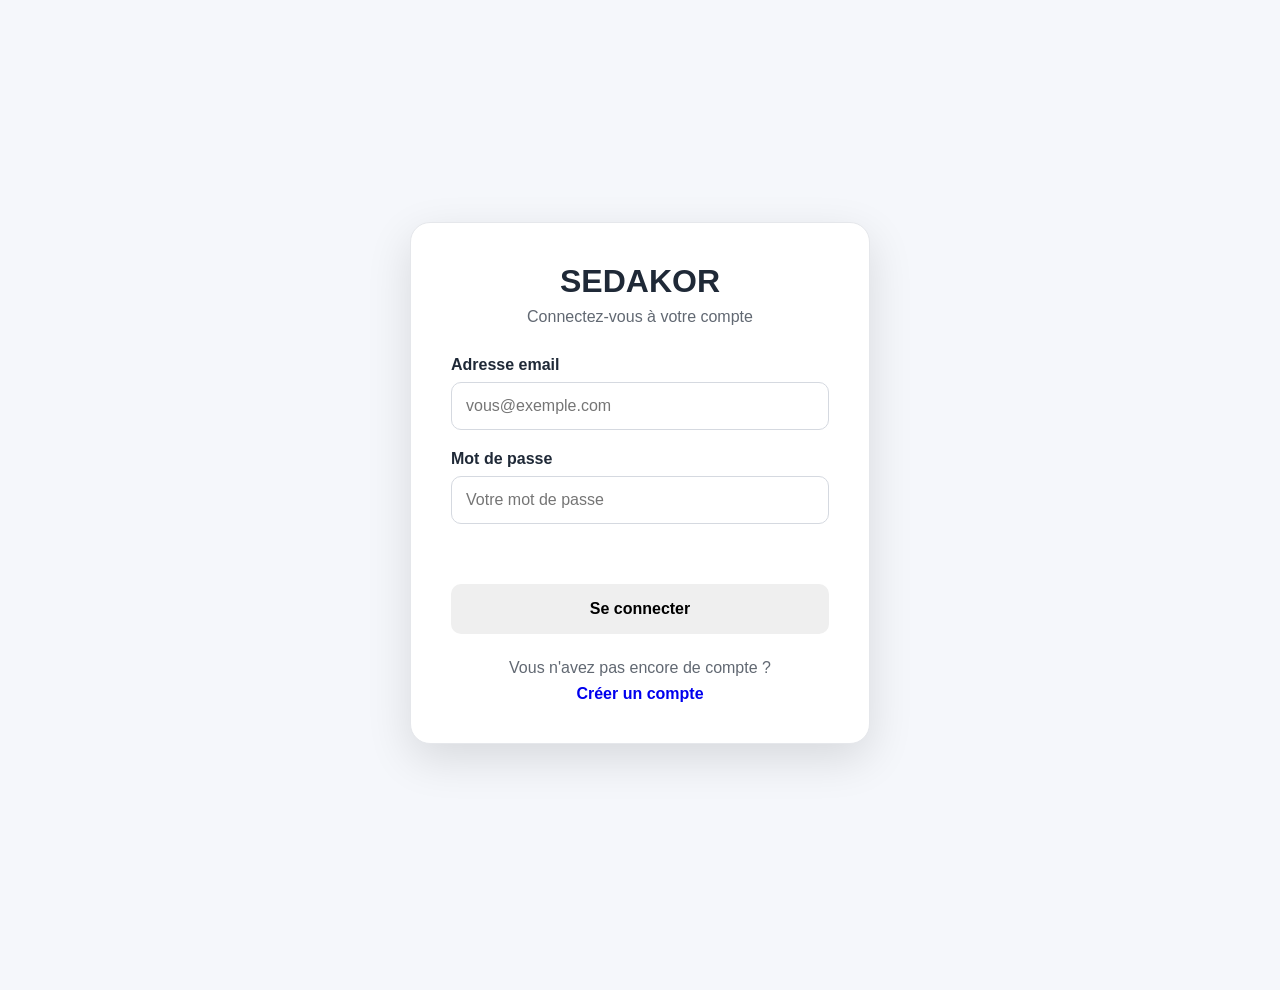
<file: connexion.html>
<!DOCTYPE html>
<html lang="fr">

<head>

    <meta charset="UTF-8">

    <meta
        name="viewport"
        content="width=device-width, initial-scale=1.0"
    >

    <title>Se connecter — SEDAKOR</title>

    <link
        rel="stylesheet"
        href="css/style.css"
    >

</head>


<body>

    <main class="auth-page">

        <section class="auth-card">

            <div class="auth-header">

                <h1>SEDAKOR</h1>

                <p>
                    Connectez-vous à votre compte
                </p>

            </div>


            <form
                id="loginForm"
                class="auth-form"
            >

                <div class="form-group">

                    <label for="email">
                        Adresse email
                    </label>

                    <input
                        type="email"
                        id="email"
                        name="email"
                        placeholder="vous@exemple.com"
                        maxlength="255"
                        autocomplete="email"
                        required
                    >

                </div>


                <div class="form-group">

                    <label for="password">
                        Mot de passe
                    </label>

                    <input
                        type="password"
                        id="password"
                        name="password"
                        placeholder="Votre mot de passe"
                        autocomplete="current-password"
                        required
                    >

                </div>


                <div
                    id="loginMessage"
                    class="auth-message"
                    aria-live="polite"
                ></div>


                <button
                    type="submit"
                    class="auth-button"
                    id="loginButton"
                >
                    Se connecter
                </button>

            </form>


            <div class="auth-footer">

                <p>
                    Vous n'avez pas encore de compte ?
                </p>

                <a href="inscription.html">
                    Créer un compte
                </a>

            </div>

        </section>

    </main>


    <script src="js/login.js"></script>

</body>

</html>
</file>
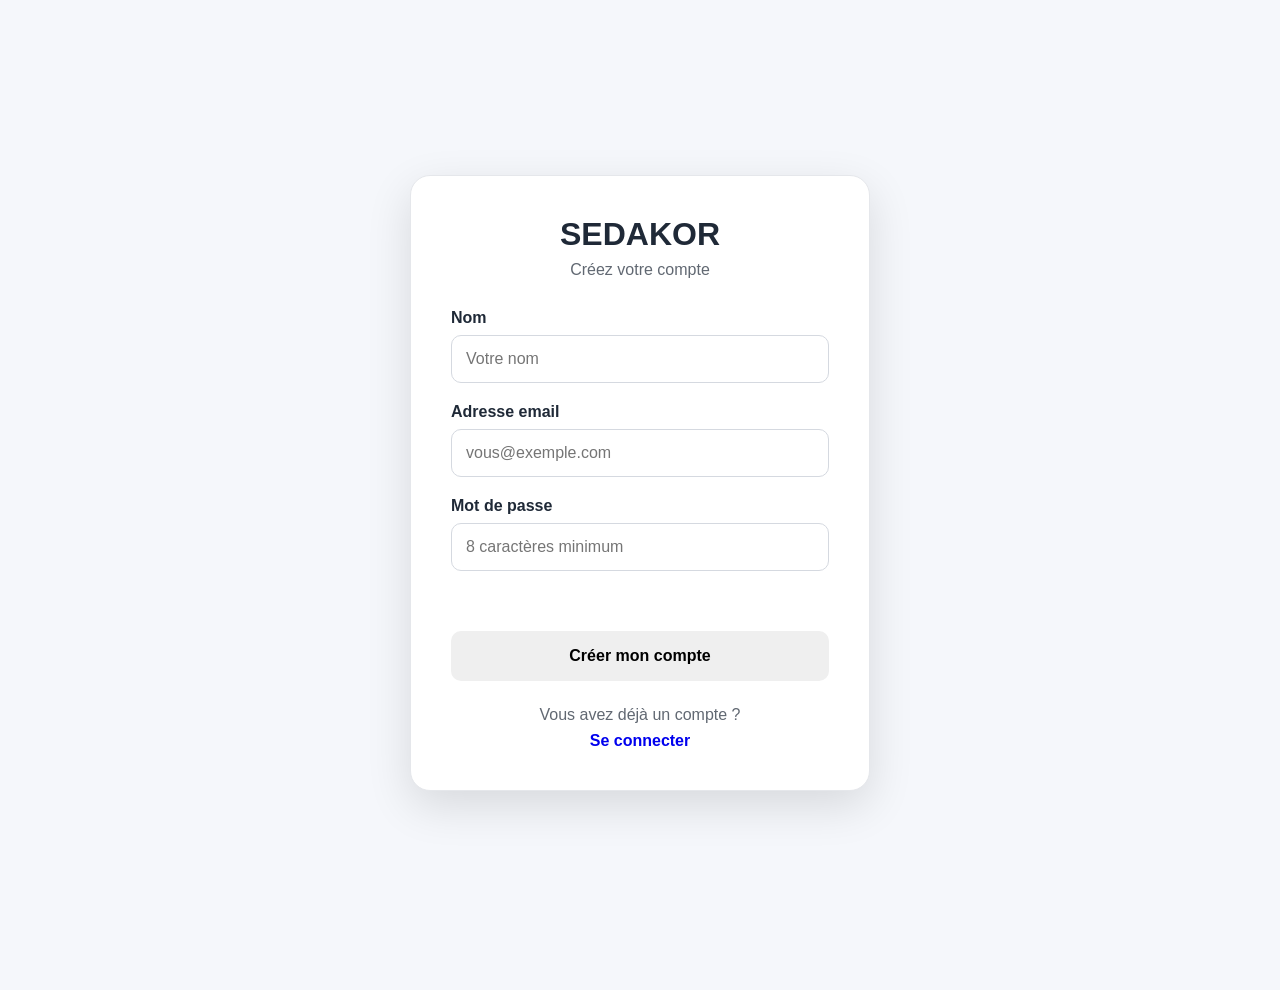
<file: inscription.html>
<!DOCTYPE html>
<html lang="fr">

<head>

    <meta charset="UTF-8">

    <meta
        name="viewport"
        content="width=device-width, initial-scale=1.0"
    >

    <title>Créer un compte — SEDAKOR</title>

    <link
        rel="stylesheet"
        href="css/style.css"
    >

</head>


<body>

    <main class="auth-page">

        <section class="auth-card">

            <div class="auth-header">

                <h1>SEDAKOR</h1>

                <p>
                    Créez votre compte
                </p>

            </div>


            <form
                id="registerForm"
                class="auth-form"
            >

                <div class="form-group">

                    <label for="nom">
                        Nom
                    </label>

                    <input
                        type="text"
                        id="nom"
                        name="nom"
                        placeholder="Votre nom"
                        maxlength="100"
                        autocomplete="name"
                        required
                    >

                </div>


                <div class="form-group">

                    <label for="email">
                        Adresse email
                    </label>

                    <input
                        type="email"
                        id="email"
                        name="email"
                        placeholder="vous@exemple.com"
                        maxlength="255"
                        autocomplete="email"
                        required
                    >

                </div>


                <div class="form-group">

                    <label for="password">
                        Mot de passe
                    </label>

                    <input
                        type="password"
                        id="password"
                        name="password"
                        placeholder="8 caractères minimum"
                        minlength="8"
                        maxlength="72"
                        autocomplete="new-password"
                        required
                    >

                </div>


                <div
                    id="registerMessage"
                    class="auth-message"
                    aria-live="polite"
                ></div>


                <button
                    type="submit"
                    class="auth-button"
                    id="registerButton"
                >
                    Créer mon compte
                </button>

            </form>


            <div class="auth-footer">

                <p>
                    Vous avez déjà un compte ?
                </p>

                <a href="connexion.html">
                    Se connecter
                </a>

            </div>

        </section>

    </main>


    <script src="js/register.js"></script>

</body>

</html>
</file>
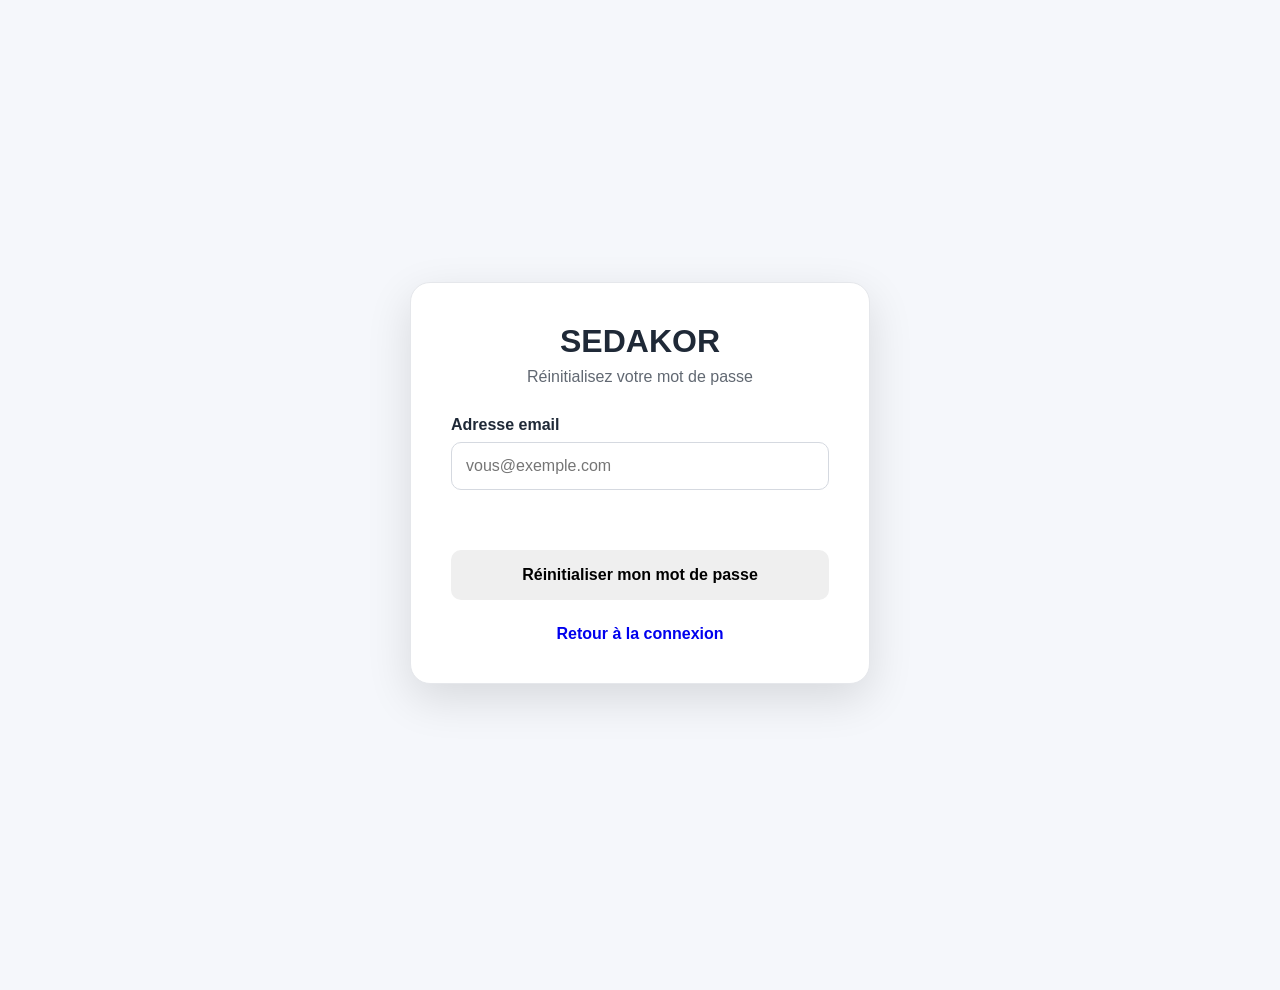
<file: mot-de-passe-oublie.html>
<!DOCTYPE html>
<html lang="fr">

<head>
    <meta charset="UTF-8">

    <meta
        name="viewport"
        content="width=device-width, initial-scale=1.0"
    >

    <title>Mot de passe oublié — SEDAKOR</title>

    <link
        rel="stylesheet"
        href="css/style.css"
    >
</head>

<body>

    <main class="auth-page">

        <section class="auth-card">

            <div class="auth-header">

                <h1>SEDAKOR</h1>

                <p>
                    Réinitialisez votre mot de passe
                </p>

            </div>

            <form
                id="resetRequestForm"
                class="auth-form"
            >

                <div class="form-group">

                    <label for="email">
                        Adresse email
                    </label>

                    <input
                        type="email"
                        id="email"
                        name="email"
                        placeholder="vous@exemple.com"
                        maxlength="255"
                        autocomplete="email"
                        required
                    >

                </div>

                <div
                    id="resetRequestMessage"
                    class="auth-message"
                    aria-live="polite"
                ></div>

                <button
                    type="submit"
                    class="auth-button"
                    id="resetRequestButton"
                >
                    Réinitialiser mon mot de passe
                </button>

            </form>

            <div class="auth-footer">

                <a href="connexion.html">
                    Retour à la connexion
                </a>

            </div>

        </section>

    </main>

    <script src="js/password-reset-request.js"></script>

</body>

</html>
</file>
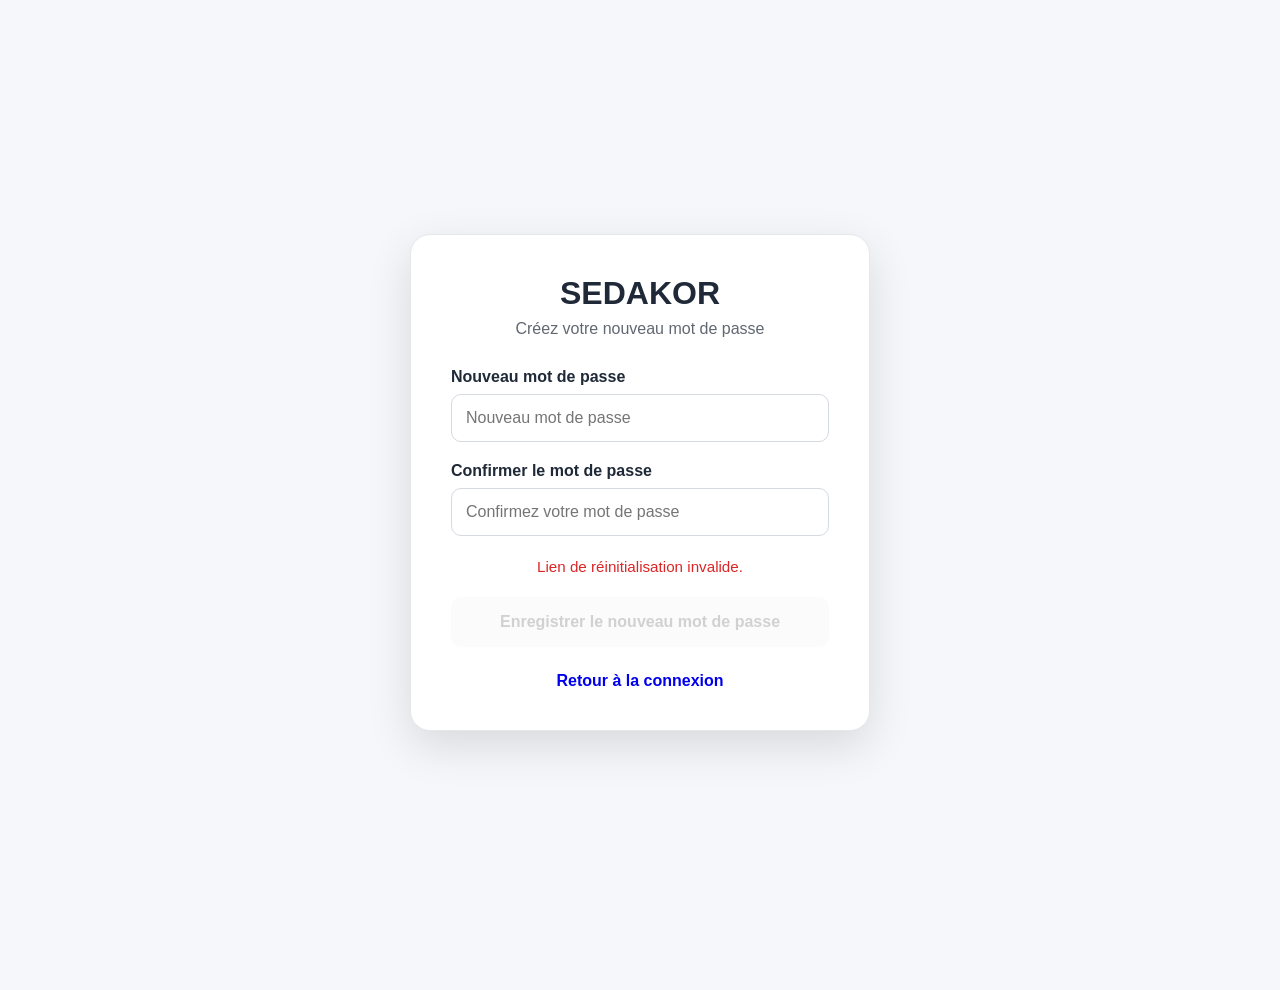
<file: reinitialiser-mot-de-passe.html>
<!DOCTYPE html>
<html lang="fr">

<head>
    <meta charset="UTF-8">

    <meta
        name="viewport"
        content="width=device-width, initial-scale=1.0"
    >

    <title>Nouveau mot de passe — SEDAKOR</title>

    <link
        rel="stylesheet"
        href="css/style.css"
    >
</head>

<body>

    <main class="auth-page">

        <section class="auth-card">

            <div class="auth-header">

                <h1>SEDAKOR</h1>

                <p>
                    Créez votre nouveau mot de passe
                </p>

            </div>

            <form
                id="resetPasswordForm"
                class="auth-form"
            >

                <div class="form-group">

                    <label for="password">
                        Nouveau mot de passe
                    </label>

                    <input
                        type="password"
                        id="password"
                        name="password"
                        placeholder="Nouveau mot de passe"
                        minlength="8"
                        autocomplete="new-password"
                        required
                    >

                </div>

                <div class="form-group">

                    <label for="confirmation">
                        Confirmer le mot de passe
                    </label>

                    <input
                        type="password"
                        id="confirmation"
                        name="confirmation"
                        placeholder="Confirmez votre mot de passe"
                        minlength="8"
                        autocomplete="new-password"
                        required
                    >

                </div>

                <div
                    id="resetPasswordMessage"
                    class="auth-message"
                    aria-live="polite"
                ></div>

                <button
                    type="submit"
                    class="auth-button"
                    id="resetPasswordButton"
                >
                    Enregistrer le nouveau mot de passe
                </button>

            </form>

            <div class="auth-footer">

                <a href="connexion.html">
                    Retour à la connexion
                </a>

            </div>

        </section>

    </main>

    <script src="js/password-reset.js"></script>

</body>

</html>
</file>
<file: css/style.css>
* {
    box-sizing: border-box;
}


/* =========================
   VARIABLES
========================= */

:root {

    --fond: #f5f7fb;

    --blanc: #ffffff;

    --texte: #1f2937;

    --texte-secondaire: #6b7280;

    --bordure: #e5e7eb;

    --primaire: #2563eb;

    --primaire-hover: #1d4ed8;

    --danger: #dc2626;

    --danger-hover: #b91c1c;

    --succes: #16a34a;

    --succes-hover: #15803d;

    --ombre:
        0 10px 30px rgba(0, 0, 0, 0.06);

}


/* =========================
   GLOBAL
========================= */

body {

    margin: 0;

    font-family: Arial, sans-serif;

    background-color: var(--fond);

    color: var(--texte);

    min-height: 100vh;

}


/* =========================
   HEADER
========================= */

header {

    text-align: center;

    padding: 55px 20px;

    background:
        linear-gradient(
            135deg,
            #111827,
            #1f2937
        );

    color: white;

}


header h1 {

    margin: 0 0 10px;

    font-size: 44px;

}


header p {

    margin: 0;

    font-size: 18px;

    color: #d1d5db;

}


/* =========================
   CONTENU PRINCIPAL
========================= */

main {

    width: 100%;

    max-width: 850px;

    margin: 45px auto;

    padding: 0 20px;

}


section {

    background-color: var(--blanc);

    padding: 30px;

    margin-bottom: 25px;

    border:
        1px solid
        var(--bordure);

    border-radius: 16px;

    box-shadow: var(--ombre);

}


h2 {

    margin-top: 0;

    margin-bottom: 20px;

    font-size: 22px;

}


/* =========================
   DASHBOARD
========================= */

.statistiques {

    display: grid;

    grid-template-columns:
        repeat(4, 1fr);

    gap: 12px;

}


.statistique {

    display: flex;

    align-items: center;

    gap: 12px;

    padding: 18px;

    background-color: #f9fafb;

    border:
        1px solid
        var(--bordure);

    border-radius: 12px;

}


.statistique-icone {

    display: flex;

    align-items: center;

    justify-content: center;

    width: 42px;

    height: 42px;

    border-radius: 10px;

    background-color: white;

    font-size: 20px;

    flex-shrink: 0;

}


.statistique-label {

    display: block;

    margin-bottom: 4px;

    color: var(--texte-secondaire);

    font-size: 13px;

}


.statistique-valeur {

    display: block;

    font-size: 24px;

}


.progression {

    margin-top: 25px;

}


.progression-entete {

    display: flex;

    justify-content: space-between;

    margin-bottom: 8px;

    color: var(--texte-secondaire);

    font-size: 14px;

}


.barre-progression {

    width: 100%;

    height: 10px;

    overflow: hidden;

    background-color: #e5e7eb;

    border-radius: 999px;

}


.progression-remplie {

    width: 0%;

    height: 100%;

    background-color: var(--primaire);

    border-radius: 999px;

    transition: width 0.3s ease;

}


/* =========================
   FORMULAIRE
========================= */

#compteur-taches {

    margin-top: -10px;

    margin-bottom: 20px;

    color: var(--texte-secondaire);

    font-size: 14px;

}


/*
   FORMULAIRE PRINCIPAL

   On utilise CSS Grid pour éviter
   que les champs débordent de la carte.
*/

#formulaire-tache {

    display: grid;

    grid-template-columns:
        minmax(0, 2fr)
        minmax(0, 1.1fr)
        minmax(0, 1.1fr)
        minmax(0, 1.2fr)
        minmax(0, 1.3fr)
        minmax(0, 1fr)
        auto;

    gap: 10px;

    align-items: stretch;

    width: 100%;

}


#tache,
#priorite,
#categorie,
#date-echeance,
#heure-rappel,
#recurrence {

    width: 100%;

    min-width: 0;

    padding: 13px 12px;

    border:
        1px solid
        var(--bordure);

    border-radius: 8px;

    background-color: #fafafa;

    color: var(--texte);

    font-size: 15px;

    outline: none;

}


#tache:focus,
#priorite:focus,
#categorie:focus,
#date-echeance:focus,
#heure-rappel:focus,
#recurrence:focus {

    border-color: var(--primaire);

    background-color: white;

}


#formulaire-tache button {

    padding: 13px 22px;

    border: none;

    border-radius: 8px;

    background-color: var(--primaire);

    color: white;

    font-size: 16px;

    font-weight: 600;

    cursor: pointer;

    white-space: nowrap;

}


#formulaire-tache button:hover {

    background-color: var(--primaire-hover);

}


/* =========================
   RECHERCHE
========================= */

#recherche {

    width: 100%;

    padding: 13px 15px;

    margin-bottom: 20px;

    border:
        1px solid
        var(--bordure);

    border-radius: 8px;

    background-color: #fafafa;

    font-size: 16px;

    outline: none;

}


#recherche:focus {

    border-color: var(--primaire);

    background-color: white;

}


/* =========================
   FILTRES
========================= */

#filtres {

    display: flex;

    gap: 8px;

    margin-bottom: 15px;

}


#filtres button {

    padding: 8px 15px;

    border:
        1px solid
        var(--bordure);

    border-radius: 8px;

    background-color: white;

    color: var(--texte-secondaire);

    cursor: pointer;

}


#filtres button.actif {

    background-color: var(--primaire);

    border-color: var(--primaire);

    color: white;

}


/* =========================
   CATÉGORIE / TRI
========================= */

#filtre-categorie,
#tri {

    display: flex;

    align-items: center;

    gap: 10px;

    margin-bottom: 15px;

    padding: 12px;

    background-color: #f9fafb;

    border:
        1px solid
        var(--bordure);

    border-radius: 8px;

}


#filtre-categorie label,
#tri label {

    color: var(--texte-secondaire);

    font-size: 14px;

    font-weight: 600;

    white-space: nowrap;

}


#filtre-categories,
#tri-taches {

    flex: 1;

    padding: 9px 12px;

    border:
        1px solid
        var(--bordure);

    border-radius: 7px;

    background-color: white;

    color: var(--texte);

    cursor: pointer;

}


/* =========================
   TÂCHES
========================= */

.tache {

    width: 100%;

    padding: 15px;

    margin-top: 10px;

    background-color: #fafafa;

    border:
        1px solid
        var(--bordure);

    border-radius: 10px;

}


.tache-entete {

    display: flex;

    align-items: center;

    gap: 12px;

}


.tache-texte {

    flex: 1;

    min-width: 0;

    overflow-wrap: anywhere;

    line-height: 1.5;

    cursor: pointer;

}


.tache-terminee {

    text-decoration: line-through;

    opacity: 0.5;

}


.tache-infos {

    display: flex;

    align-items: center;

    gap: 8px;

    margin-top: 10px;

    flex-wrap: wrap;

}


/* =========================
   PRIORITÉS
========================= */

.priorite {

    padding: 5px 8px;

    border-radius: 6px;

    font-size: 12px;

    font-weight: 600;

}


.priorite-basse {

    background-color: #dcfce7;

    color: #166534;

}


.priorite-moyenne {

    background-color: #fef3c7;

    color: #92400e;

}


.priorite-haute {

    background-color: #fee2e2;

    color: #991b1b;

}


/* =========================
   CATÉGORIES
========================= */

.categorie {

    padding: 5px 8px;

    border-radius: 6px;

    font-size: 12px;

    font-weight: 600;

}


.categorie-travail {

    background-color: #dbeafe;

    color: #1e40af;

}


.categorie-etudes {

    background-color: #ede9fe;

    color: #6d28d9;

}


.categorie-personnel {

    background-color: #dcfce7;

    color: #166534;

}


.categorie-projets {

    background-color: #ffedd5;

    color: #9a3412;

}


.categorie-autre {

    background-color: #f3f4f6;

    color: #374151;

}


.date-echeance {

    font-size: 13px;

    color: var(--texte-secondaire);

}


.date-en-retard {

    color: var(--danger);

    font-weight: 600;

}


/* =========================
   RÉCURRENCE
========================= */

.recurrence {

    padding: 5px 8px;

    border-radius: 6px;

    background-color: #e0e7ff;

    color: #3730a3;

    font-size: 12px;

    font-weight: 600;

}


/* =========================
   ACTIONS
========================= */

.tache-actions {

    display: flex;

    align-items: center;

    gap: 8px;

}


.modifier,
.supprimer,
.enregistrer,
.annuler {

    padding: 8px 12px;

    border: none;

    border-radius: 7px;

    color: white;

    cursor: pointer;

    white-space: nowrap;

}


.modifier {

    background-color: #6b7280;

}


.supprimer {

    background-color: var(--danger);

}


.enregistrer {

    background-color: var(--succes);

}


.annuler {

    background-color: #6b7280;

}


/* =========================
   SOUS-TÂCHES
========================= */

.sous-taches {

    margin-top: 15px;

    padding-top: 15px;

    border-top:
        1px solid
        var(--bordure);

}


.sous-taches-entete {

    display: flex;

    justify-content: space-between;

    align-items: center;

    margin-bottom: 10px;

}


.sous-taches-titre {

    font-size: 14px;

    font-weight: 600;

}


.sous-taches-progressions {

    color: var(--texte-secondaire);

    font-size: 13px;

}


.sous-tache {

    display: flex;

    align-items: center;

    gap: 10px;

    padding: 8px 10px;

    margin-top: 6px;

    background-color: white;

    border:
        1px solid
        var(--bordure);

    border-radius: 7px;

}


.sous-tache-checkbox {

    width: 17px;

    height: 17px;

    cursor: pointer;

}


.sous-tache-texte {

    flex: 1;

    min-width: 0;

    font-size: 14px;

    overflow-wrap: anywhere;

}


.sous-tache-terminee {

    text-decoration: line-through;

    opacity: 0.5;

}


.supprimer-sous-tache {

    border: none;

    background: transparent;

    color: #9ca3af;

    cursor: pointer;

    font-size: 16px;

}


.ajout-sous-tache {

    display: flex;

    gap: 8px;

    margin-top: 10px;

}


.champ-sous-tache {

    flex: 1;

    min-width: 0;

    padding: 9px 10px;

    border:
        1px solid
        var(--bordure);

    border-radius: 7px;

    outline: none;

}


.bouton-ajouter-sous-tache {

    padding: 9px 12px;

    border: none;

    border-radius: 7px;

    background-color: var(--primaire);

    color: white;

    cursor: pointer;

}


.barre-sous-taches {

    width: 100%;

    height: 6px;

    margin-top: 8px;

    overflow: hidden;

    background-color: #e5e7eb;

    border-radius: 999px;

}


.progression-sous-taches {

    width: 0%;

    height: 100%;

    background-color: var(--succes);

    border-radius: 999px;

    transition: width 0.3s ease;

}


/* =========================
   MODIFICATION
========================= */

.champ-modification,
.champ-priorite-modification,
.champ-categorie-modification,
.date-modification,
.recurrence-modification {

    padding: 8px 10px;

    border:
        1px solid
        var(--bordure);

    border-radius: 7px;

    background-color: white;

    font-size: 14px;

}


.champ-modification {

    flex: 1;

    min-width: 0;

}


/* =========================
   RESPONSIVE
========================= */

/*
   Tablettes / petits écrans
*/

@media (max-width: 900px) {

    #formulaire-tache {

        grid-template-columns:
            minmax(0, 2fr)
            minmax(0, 1fr)
            minmax(0, 1fr);

    }

    #tache {

        grid-column: 1 / -1;

    }

}


/*
   Écrans moyens
*/

@media (max-width: 700px) {

    main {

        margin: 30px auto;

    }


    section {

        padding: 25px;

    }


    .statistiques {

        grid-template-columns:
            repeat(2, 1fr);

    }


    #formulaire-tache {

        grid-template-columns:
            minmax(0, 1fr)
            minmax(0, 1fr);

    }


    #tache {

        grid-column: 1 / -1;

    }


    .tache-entete {

        align-items: flex-start;

    }


    .tache-actions {

        flex-wrap: wrap;

        justify-content: flex-end;

    }

}


/*
   Téléphones
*/

@media (max-width: 600px) {

    header {

        padding: 40px 15px;

    }


    header h1 {

        font-size: 36px;

    }


    main {

        margin: 20px auto;

        padding: 0 10px;

    }


    section {

        padding: 20px;

    }


    .statistiques {

        grid-template-columns: 1fr;

    }


    #formulaire-tache {

        grid-template-columns: 1fr;

    }


    #tache {

        grid-column: auto;

    }


    #tache,
    #priorite,
    #categorie,
    #date-echeance,
    #heure-rappel,
    #recurrence,
    #formulaire-tache button {

        width: 100%;

    }


    #filtres {

        flex-direction: column;

    }


    #filtres button {

        width: 100%;

    }


    #filtre-categorie,
    #tri {

        flex-direction: column;

        align-items: stretch;

    }


    #filtre-categories,
    #tri-taches {

        width: 100%;

    }


    .tache-entete {

        flex-direction: column;

        align-items: stretch;

    }


    .tache-actions {

        width: 100%;

        flex-direction: column;

    }


    .modifier,
    .supprimer,
    .enregistrer,
    .annuler {

        width: 100%;

    }


    .ajout-sous-tache {

        flex-direction: column;

    }


    .champ-sous-tache,
    .bouton-ajouter-sous-tache {

        width: 100%;

    }

}


/* =========================
   V7 : RAPPELS / NOTIFICATIONS
========================= */

#notifications {

    position: relative;

}


.notifications-entete {

    display: flex;

    align-items: center;

    justify-content: space-between;

    gap: 15px;

    flex-wrap: wrap;

}


#bouton-notifications {

    padding: 11px 16px;

    border: none;

    border-radius: 8px;

    background-color: var(--primaire);

    color: white;

    font-size: 14px;

    font-weight: 600;

    cursor: pointer;

}


#bouton-notifications:hover {

    background-color: var(--primaire-hover);

}


#statut-notifications {

    margin: 10px 0 0;

    color: var(--texte-secondaire);

    font-size: 14px;

}


.rappel {

    padding: 5px 8px;

    border-radius: 6px;

    background-color: #fef3c7;

    color: #92400e;

    font-size: 12px;

    font-weight: 600;

}


.rappel-proche {

    background-color: #ffedd5;

    color: #9a3412;

}


.rappel-du-jour {

    background-color: #dbeafe;

    color: #1e40af;

}


.tache-rappel-proche {

    border-color: #f59e0b;

}


#heure-rappel,
.heure-rappel-modification {

    width: 100%;

    min-width: 0;

    padding: 13px 12px;

    border:
        1px solid
        var(--bordure);

    border-radius: 8px;

    background-color: #fafafa;

    color: var(--texte);

    font-size: 15px;

    outline: none;

}


#heure-rappel:focus,
.heure-rappel-modification:focus {

    border-color: var(--primaire);

    background-color: white;

}


.heure-rappel-affichage {

    font-size: 13px;

    color: var(--texte-secondaire);

}


/* =========================
   RESPONSIVE NOTIFICATIONS
========================= */

@media (max-width: 900px) {

    #notifications {

        margin-bottom: 25px;

    }

}


@media (max-width: 600px) {

    .notifications-entete {

        align-items: stretch;

        flex-direction: column;

    }


    #bouton-notifications {

        width: 100%;

    }


    #heure-rappel,
    .heure-rappel-modification {

        width: 100%;

    }

}

/* =========================================================
   SEDAKOR V8.2 — CORRECTION DU MODE MODIFICATION
   ========================================================= */

/*
   Quand une tâche est en modification, le champ texte
   doit prendre toute la largeur disponible.
*/

.tache-entete:has(.champ-modification) {
    display: flex;
    flex-wrap: wrap;
    align-items: center;
    gap: 10px;
}


/* Champ texte de modification */

.tache-entete:has(.champ-modification) .champ-modification {
    flex: 1 1 100%;
    width: 100%;
    min-width: 100%;
    min-height: 48px;

    box-sizing: border-box;

    padding: 12px 14px;

    font-family: inherit;
    font-size: 16px;
    line-height: 1.4;

    border: 1px solid var(--bordure);
    border-radius: 8px;

    background-color: white;

    outline: none;
}


/* Quand on clique dans le champ */

.tache-entete:has(.champ-modification) .champ-modification:focus {
    border-color: var(--primaire);

    box-shadow:
        0 0 0 3px rgba(37, 99, 235, 0.12);
}


/* Les sélecteurs de modification */

.tache-entete:has(.champ-modification)
.champ-priorite-modification,

.tache-entete:has(.champ-modification)
.champ-categorie-modification,

.tache-entete:has(.champ-modification)
.date-modification,

.tache-entete:has(.champ-modification)
.recurrence-modification {
    flex: 1 1 auto;
    min-width: 150px;
}


/* Boutons Enregistrer / Annuler */

.tache-entete:has(.champ-modification) .tache-actions {
    display: flex;
    flex-wrap: wrap;
    gap: 8px;

    margin-left: auto;
}


/* =========================================================
   TABLETTE
   ========================================================= */

@media (max-width: 900px) {

    .tache-entete:has(.champ-modification) {
        align-items: stretch;
    }

    .tache-entete:has(.champ-modification)
    .champ-modification {
        flex-basis: 100%;
        width: 100%;
        min-width: 100%;
    }

    .tache-entete:has(.champ-modification)
    .champ-priorite-modification,

    .tache-entete:has(.champ-modification)
    .champ-categorie-modification,

    .tache-entete:has(.champ-modification)
    .date-modification,

    .tache-entete:has(.champ-modification)
    .recurrence-modification {
        flex: 1 1 calc(50% - 10px);
        min-width: 180px;
    }

    .tache-entete:has(.champ-modification)
    .tache-actions {
        width: 100%;
        margin-left: 0;
    }
}


/* =========================================================
   TÉLÉPHONE
   ========================================================= */

@media (max-width: 600px) {

    .tache-entete:has(.champ-modification) {
        flex-direction: column;
        align-items: stretch;
    }

    .tache-entete:has(.champ-modification)
    .champ-modification,

    .tache-entete:has(.champ-modification)
    .champ-priorite-modification,

    .tache-entete:has(.champ-modification)
    .champ-categorie-modification,

    .tache-entete:has(.champ-modification)
    .date-modification,

    .tache-entete:has(.champ-modification)
    .recurrence-modification {

        width: 100%;
        min-width: 100%;
        flex: none;
        box-sizing: border-box;
    }

    .tache-entete:has(.champ-modification)
    .tache-actions {
        width: 100%;
        flex-direction: column;
        margin-left: 0;
    }

    .tache-entete:has(.champ-modification)
    .tache-actions button {
        width: 100%;
    }
}

/* ============================================================
   SEDAKOR — AUTHENTIFICATION
   V9.0
   ============================================================ */

.auth-page {
    min-height: 100vh;
    display: flex;
    justify-content: center;
    align-items: center;
    padding: 30px 20px;
    box-sizing: border-box;
}

.auth-card {
    width: 100%;
    max-width: 460px;
    padding: 40px;
    box-sizing: border-box;
    border-radius: 20px;
    background: var(--card-bg, #ffffff);
    box-shadow: 0 15px 45px rgba(0, 0, 0, 0.12);
}

.auth-header {
    text-align: center;
    margin-bottom: 30px;
}

.auth-header h1 {
    margin: 0 0 8px;
    font-size: 2rem;
}

.auth-header p {
    margin: 0;
    opacity: 0.7;
}

.auth-form {
    display: flex;
    flex-direction: column;
    gap: 20px;
}

.form-group {
    display: flex;
    flex-direction: column;
    gap: 8px;
}

.form-group label {
    font-weight: 600;
}

.form-group input {
    width: 100%;
    min-height: 48px;
    padding: 12px 14px;
    box-sizing: border-box;
    border: 1px solid #d5d9e0;
    border-radius: 10px;
    font-size: 1rem;
    font-family: inherit;
    background: #ffffff;
    color: inherit;
    outline: none;
    transition:
        border-color 0.2s ease,
        box-shadow 0.2s ease;
}

.form-group input:focus {
    border-color: #4f46e5;
    box-shadow: 0 0 0 3px rgba(79, 70, 229, 0.12);
}

.auth-button {
    width: 100%;
    min-height: 50px;
    border: none;
    border-radius: 10px;
    padding: 12px 18px;
    font-size: 1rem;
    font-weight: 700;
    font-family: inherit;
    cursor: pointer;
    transition:
        transform 0.15s ease,
        opacity 0.15s ease;
}

.auth-button:hover {
    transform: translateY(-1px);
}

.auth-button:disabled {
    cursor: not-allowed;
    opacity: 0.6;
    transform: none;
}

.auth-message {
    min-height: 20px;
    text-align: center;
    font-size: 0.95rem;
    line-height: 1.4;
}

.auth-message.error {
    color: #dc2626;
}

.auth-message.success {
    color: #16a34a;
}

.auth-footer {
    margin-top: 25px;
    text-align: center;
}

.auth-footer p {
    margin: 0 0 8px;
    opacity: 0.7;
}

.auth-footer a {
    font-weight: 700;
    text-decoration: none;
}

.auth-footer a:hover {
    text-decoration: underline;
}


/* ============================================================
   RESPONSIVE
   ============================================================ */

@media (max-width: 600px) {

    .auth-page {
        padding: 20px 15px;
    }

    .auth-card {
        padding: 28px 20px;
        border-radius: 16px;
    }

    .auth-header h1 {
        font-size: 1.7rem;
    }

}

/* ============================================================
   SEDAKOR — BOUTON DÉCONNEXION
   V9.2
   ============================================================ */

.site-header {
    position: relative;
}

.site-header-titre {
    text-align: center;
}

.logout-button {
    position: absolute;
    top: 20px;
    right: 20px;

    padding: 10px 16px;

    border: none;
    border-radius: 8px;

    font-family: inherit;
    font-size: 0.9rem;
    font-weight: 600;

    cursor: pointer;

    transition:
        opacity 0.2s ease,
        transform 0.2s ease;
}

.logout-button:hover {
    opacity: 0.85;
    transform: translateY(-1px);
}

.logout-button:disabled {
    opacity: 0.6;
    cursor: not-allowed;
    transform: none;
}


/* Version mobile */

@media (max-width: 600px) {

    .logout-button {
        position: static;
        display: block;
        margin: 15px auto 0;
    }

}

/* =========================================================
   V9.5 — MENU UTILISATEUR
========================================================= */

.site-header {

    display: flex;

    align-items: center;

    justify-content: space-between;

    gap: 25px;

    text-align: left;

}


.site-header-titre {

    flex: 1;

}


.utilisateur-menu {

    position: relative;

}


.user-menu-button {

    display: flex;

    align-items: center;

    gap: 9px;

    border: 1px solid rgba(255, 255, 255, 0.2);

    background: rgba(255, 255, 255, 0.08);

    color: white;

    padding: 10px 15px;

    border-radius: 10px;

    cursor: pointer;

    font-size: 15px;

}


.user-menu-button:hover {

    background: rgba(255, 255, 255, 0.15);

}


.user-menu-avatar {

    font-size: 18px;

}


.user-menu-fleche {

    font-size: 14px;

}


.user-menu-dropdown {

    position: absolute;

    top: calc(100% + 10px);

    right: 0;

    min-width: 210px;

    background: var(--blanc);

    border: 1px solid var(--bordure);

    border-radius: 12px;

    box-shadow: var(--ombre);

    overflow: hidden;

    z-index: 1000;

}


.user-menu-dropdown[hidden] {

    display: none;

}


.user-menu-item {

    width: 100%;

    display: block;

    padding: 13px 16px;

    border: 0;

    background: transparent;

    color: var(--texte);

    text-decoration: none;

    text-align: left;

    font-size: 14px;

    cursor: pointer;

}


.user-menu-item:hover {

    background: var(--fond);

}


.user-menu-logout {

    color: var(--danger);

}


/* =========================================================
   V9.5 — PAGE COMPTE
========================================================= */

.compte-section {

    max-width: 700px;

    margin: 0 auto;

}


.compte-entete {

    display: flex;

    align-items: center;

    gap: 18px;

    margin-bottom: 30px;

}


.compte-avatar {

    width: 65px;

    height: 65px;

    display: flex;

    align-items: center;

    justify-content: center;

    border-radius: 50%;

    background: var(--fond);

    border: 1px solid var(--bordure);

    font-size: 30px;

}


.compte-entete h2 {

    margin-bottom: 6px;

}


.compte-entete p {

    margin: 0;

    color: var(--texte-secondaire);

}


.compte-message {

    display: none;

    margin-bottom: 20px;

    padding: 12px 15px;

    border-radius: 8px;

}


.compte-informations {

    display: flex;

    flex-direction: column;

    gap: 12px;

}


.compte-information {

    display: flex;

    justify-content: space-between;

    align-items: center;

    gap: 20px;

    padding: 18px;

    border: 1px solid var(--bordure);

    border-radius: 10px;

}


.compte-label {

    color: var(--texte-secondaire);

}


.compte-valeur {

    text-align: right;

    word-break: break-word;

}


.compte-actions {

    display: flex;

    flex-direction: column;

    gap: 12px;

    margin-top: 30px;

}


.bouton-principal,
.bouton-secondaire,
.bouton-retour {

    width: 100%;

    padding: 13px 18px;

    border-radius: 9px;

    font-size: 15px;

    text-align: center;

    text-decoration: none;

}


.bouton-principal {

    border: 0;

    background: var(--primaire);

    color: white;

}


.bouton-secondaire {

    border: 1px solid var(--bordure);

    background: var(--blanc);

    color: var(--texte);

}


.bouton-retour {

    border: 1px solid var(--bordure);

    background: var(--fond);

    color: var(--texte);

}


.bouton-principal:disabled,
.bouton-secondaire:disabled {

    opacity: 0.5;

    cursor: not-allowed;

}


/* =========================================================
   V9.5 — RESPONSIVE
========================================================= */

@media (max-width: 650px) {

    .site-header {

        flex-direction: column;

        align-items: stretch;

        text-align: center;

    }


    .user-menu-button {

        width: 100%;

        justify-content: center;

    }


    .user-menu-dropdown {

        left: 0;

        right: 0;

        width: 100%;

    }


    .compte-information {

        flex-direction: column;

        align-items: flex-start;

    }


    .compte-valeur {

        text-align: left;

    }

}

/* =========================================================
   V9.6 — FORMULAIRE PROFIL
========================================================= */

.formulaire-profil {

    margin-top: 25px;

    padding: 20px;

    border: 1px solid var(--bordure);

    border-radius: 12px;

    background: var(--fond);

}


.formulaire-profil[hidden] {

    display: none;

}


.champ-profil {

    display: flex;

    flex-direction: column;

    gap: 7px;

    margin-bottom: 18px;

}


.champ-profil label {

    font-weight: 600;

    font-size: 14px;

}


.champ-profil input {

    width: 100%;

    padding: 12px 14px;

    border: 1px solid var(--bordure);

    border-radius: 8px;

    background: var(--blanc);

    color: var(--texte);

    font-size: 15px;

}


.champ-profil input:focus {

    outline: none;

    border-color: var(--primaire);

    box-shadow:
        0 0 0 3px
        rgba(37, 99, 235, 0.12);

}


.profil-form-actions {

    display: flex;

    gap: 10px;

}


.profil-form-actions button {

    flex: 1;

}


@media (max-width: 650px) {

    .profil-form-actions {

        flex-direction: column;

    }

}

/* =========================================================
   V9.6 — FORMULAIRE DE MODIFICATION DU PROFIL
========================================================= */

.formulaire-profil {
    margin-top: 25px;
    padding: 24px;
    background: var(--fond);
    border: 1px solid var(--bordure);
    border-radius: 12px;
}

.formulaire-profil[hidden] {
    display: none;
}

.champ-profil {
    display: flex;
    flex-direction: column;
    gap: 8px;
    margin-bottom: 18px;
}

.champ-profil label {
    font-size: 14px;
    font-weight: 600;
    color: var(--texte);
}

.champ-profil input {
    width: 100%;
    padding: 12px 14px;
    border: 1px solid var(--bordure);
    border-radius: 8px;
    background: var(--blanc);
    color: var(--texte);
    font-size: 15px;
    font-family: inherit;
    transition: border-color 0.2s, box-shadow 0.2s;
}

.champ-profil input:focus {
    outline: none;
    border-color: var(--primaire);
    box-shadow:
        0 0 0 3px rgba(37, 99, 235, 0.12);
}

.profil-form-actions {
    display: flex;
    gap: 12px;
    margin-top: 8px;
}

.profil-form-actions button {
    flex: 1;
    border: 0;
    cursor: pointer;
    font-family: inherit;
    font-size: 14px;
    font-weight: 600;
    padding: 12px 16px;
    border-radius: 8px;
}

.profil-form-actions .bouton-principal {
    background: var(--primaire);
    color: white;
}

.profil-form-actions .bouton-principal:hover {
    background: var(--primaire-hover);
}

.profil-form-actions .bouton-secondaire {
    background: var(--blanc);
    color: var(--texte);
    border: 1px solid var(--bordure);
}

.profil-form-actions .bouton-secondaire:hover {
    background: #f3f4f6;
}

.profil-form-actions button:disabled {
    opacity: 0.6;
    cursor: not-allowed;
}


/* =========================================================
   V9.6 — RESPONSIVE
========================================================= */

@media (max-width: 650px) {

    .profil-form-actions {
        flex-direction: column;
    }

}

/* =========================================================
   V10 — DASHBOARD AVANCÉ
========================================================= */

.dashboard-v10 {
    overflow: hidden;
}


/* =========================
   INTRODUCTION
========================= */

.dashboard-introduction {

    display: flex;

    justify-content: space-between;

    align-items: flex-start;

    gap: 25px;

    margin-bottom: 30px;

}


.dashboard-sur-titre {

    display: block;

    margin-bottom: 7px;

    color: var(--primaire);

    font-size: 12px;

    font-weight: 700;

    letter-spacing: 0.08em;

}


.dashboard-introduction h2 {

    margin: 0 0 8px;

    font-size: 30px;

}


.dashboard-introduction p {

    margin: 0;

    color: var(--texte-secondaire);

    font-size: 15px;

}


.dashboard-date {

    padding: 14px 18px;

    background-color: #f9fafb;

    border: 1px solid var(--bordure);

    border-radius: 12px;

    text-align: right;

    white-space: nowrap;

}


.dashboard-date span {

    display: block;

    margin-bottom: 4px;

    color: var(--texte-secondaire);

    font-size: 12px;

}


.dashboard-date strong {

    font-size: 14px;

}


/* =========================
   STATISTIQUES
========================= */

.dashboard-statistiques {

    gap: 15px;

}


.dashboard-statistique {

    min-height: 90px;

    transition:
        transform 0.2s ease,
        box-shadow 0.2s ease;

}


.dashboard-statistique:hover {

    transform: translateY(-2px);

    box-shadow:
        0 8px 20px rgba(0, 0, 0, 0.06);

}


/* =========================
   PROGRESSION
========================= */

.dashboard-progression {

    padding: 5px 0 0;

}


.dashboard-progression .progression-entete {

    align-items: flex-end;

}


.dashboard-progression .progression-entete > div {

    display: flex;

    flex-direction: column;

    gap: 3px;

}


.dashboard-progression .progression-entete small {

    color: var(--texte-secondaire);

    font-size: 12px;

}


.dashboard-progression
.progression-entete strong {

    color: var(--primaire);

    font-size: 24px;

}


/* =========================
   GRILLE
========================= */

.dashboard-grille {

    display: grid;

    grid-template-columns:
        repeat(2, minmax(0, 1fr));

    gap: 15px;

    margin-top: 25px;

}


.dashboard-bloc {

    min-width: 0;

    padding: 20px;

    background-color: #f9fafb;

    border:
        1px solid
        var(--bordure);

    border-radius: 14px;

}


.dashboard-bloc-entete {

    display: flex;

    justify-content: space-between;

    align-items: center;

    gap: 15px;

    margin-bottom: 18px;

}


.dashboard-bloc-entete > div {

    display: flex;

    align-items: center;

    gap: 12px;

}


.dashboard-bloc-icone {

    display: flex;

    align-items: center;

    justify-content: center;

    width: 40px;

    height: 40px;

    flex-shrink: 0;

    background-color: white;

    border:
        1px solid
        var(--bordure);

    border-radius: 10px;

    font-size: 18px;

}


.dashboard-bloc h3 {

    margin: 0 0 3px;

    font-size: 16px;

}


.dashboard-bloc p {

    margin: 0;

    color: var(--texte-secondaire);

    font-size: 12px;

}


.dashboard-bloc-entete > strong {

    display: flex;

    align-items: center;

    justify-content: center;

    min-width: 28px;

    height: 28px;

    padding: 0 8px;

    background-color: white;

    border:
        1px solid
        var(--bordure);

    border-radius: 999px;

    font-size: 12px;

}


/* =========================
   LISTE AUJOURD'HUI
========================= */

.dashboard-liste {

    display: flex;

    flex-direction: column;

    gap: 8px;

}


.dashboard-tache {

    display: flex;

    align-items: center;

    gap: 10px;

    padding: 10px 12px;

    background-color: white;

    border:
        1px solid
        var(--bordure);

    border-radius: 9px;

}


.dashboard-tache-statut {

    width: 8px;

    height: 8px;

    flex-shrink: 0;

    background-color: var(--primaire);

    border-radius: 50%;

}


.dashboard-tache-terminee
.dashboard-tache-statut {

    background-color: var(--succes);

}


.dashboard-tache-texte {

    min-width: 0;

    flex: 1;

    overflow: hidden;

    text-overflow: ellipsis;

    white-space: nowrap;

    font-size: 13px;

}


.dashboard-tache-terminee
.dashboard-tache-texte {

    color: var(--texte-secondaire);

    text-decoration: line-through;

}


.dashboard-tache-priorite {

    font-size: 11px;

    color: var(--texte-secondaire);

}


.dashboard-vide {

    padding: 18px 10px;

    color: var(--texte-secondaire);

    text-align: center;

    font-size: 13px;

}


/* =========================
   PRIORITÉS
========================= */

.dashboard-priorites {

    display: flex;

    flex-direction: column;

    gap: 12px;

}


.dashboard-priorite {

    display: flex;

    align-items: center;

    justify-content: space-between;

    padding: 10px 12px;

    background-color: white;

    border:
        1px solid
        var(--bordure);

    border-radius: 9px;

}


.dashboard-priorite > div {

    display: flex;

    align-items: center;

    gap: 9px;

    font-size: 13px;

}


.dashboard-priorite strong {

    font-size: 14px;

}


.dashboard-point {

    width: 9px;

    height: 9px;

    border-radius: 50%;

}


.dashboard-point-haute {

    background-color: #dc2626;

}


.dashboard-point-moyenne {

    background-color: #f59e0b;

}


.dashboard-point-basse {

    background-color: #16a34a;

}


/* =========================
   CATÉGORIES
========================= */

.dashboard-categories-bloc {

    margin-top: 15px;

}


.dashboard-categories {

    display: grid;

    grid-template-columns:
        repeat(5, minmax(0, 1fr));

    gap: 10px;

}


.dashboard-categorie {

    padding: 14px;

    background-color: white;

    border:
        1px solid
        var(--bordure);

    border-radius: 10px;

}


.dashboard-categorie-nom {

    display: block;

    margin-bottom: 7px;

    color: var(--texte-secondaire);

    font-size: 12px;

}


.dashboard-categorie-valeur {

    font-size: 20px;

    font-weight: 700;

}


.dashboard-categorie-barre {

    width: 100%;

    height: 5px;

    margin-top: 10px;

    overflow: hidden;

    background-color: #e5e7eb;

    border-radius: 999px;

}


.dashboard-categorie-barre-remplie {

    height: 100%;

    width: 0%;

    background-color: var(--primaire);

    border-radius: 999px;

    transition: width 0.3s ease;

}


/* =========================
   RESPONSIVE
========================= */

@media (max-width: 700px) {

    .dashboard-introduction {

        flex-direction: column;

    }


    .dashboard-date {

        width: 100%;

        text-align: left;

    }


    .dashboard-grille {

        grid-template-columns: 1fr;

    }


    .dashboard-categories {

        grid-template-columns:
            repeat(2, minmax(0, 1fr));

    }

}


@media (max-width: 480px) {

    .dashboard-statistiques {

        grid-template-columns:
            repeat(2, 1fr);

    }


    .dashboard-categories {

        grid-template-columns: 1fr;

    }


    .dashboard-introduction h2 {

        font-size: 25px;

    }

}

/* ============================================================
   SEDAKOR V11 — CALENDRIER
   ============================================================ */

.calendrier-v11 {
    margin-top: 40px;
    padding: 30px;
    border-radius: 20px;
    background: #ffffff;
    box-shadow: 0 10px 30px rgba(0, 0, 0, 0.08);
}


.calendrier-entete {
    display: flex;
    align-items: center;
    justify-content: space-between;
    gap: 30px;
    margin-bottom: 20px;
}


.calendrier-sur-titre {
    display: block;
    margin-bottom: 6px;
    font-size: 0.75rem;
    font-weight: 700;
    letter-spacing: 0.12em;
    text-transform: uppercase;
}


.calendrier-entete h2 {
    margin: 0;
    font-size: 1.8rem;
}


.calendrier-entete p {
    margin: 6px 0 0;
    opacity: 0.7;
}


.calendrier-navigation {
    display: flex;
    align-items: center;
    gap: 15px;
}


.calendrier-navigation button,
#calendrier-aujourd-hui {
    border: none;
    border-radius: 10px;
    padding: 10px 14px;
    cursor: pointer;
    font-weight: 600;
}


.calendrier-navigation button {
    min-width: 42px;
}


#calendrier-mois {
    min-width: 150px;
    text-align: center;
    font-size: 1.1rem;
    text-transform: capitalize;
}


.calendrier-actions {
    display: flex;
    justify-content: flex-end;
    margin-bottom: 15px;
}


.calendrier-grille {
    display: grid;
    grid-template-columns: repeat(7, minmax(0, 1fr));
    border-top: 1px solid #e5e7eb;
    border-left: 1px solid #e5e7eb;
}


.calendrier-jour-semaine {
    padding: 12px 8px;
    text-align: center;
    font-size: 0.8rem;
    font-weight: 700;
    border-right: 1px solid #e5e7eb;
    border-bottom: 1px solid #e5e7eb;
    text-transform: uppercase;
}


.calendrier-case {
    min-height: 120px;
    padding: 8px;
    border-right: 1px solid #e5e7eb;
    border-bottom: 1px solid #e5e7eb;
    background: #ffffff;
}


.calendrier-case-vide {
    background: #f8fafc;
}


.calendrier-numero {
    display: flex;
    align-items: center;
    justify-content: center;
    width: 30px;
    height: 30px;
    margin-bottom: 8px;
    border-radius: 50%;
    font-weight: 700;
}


.calendrier-aujourd-hui {
    background: #f0f7ff;
}


.calendrier-aujourd-hui .calendrier-numero {
    background: #2563eb;
    color: #ffffff;
}


.calendrier-tache {
    margin-bottom: 5px;
    padding: 7px 8px;
    border-radius: 7px;
    font-size: 0.78rem;
    font-weight: 600;
    cursor: pointer;
    overflow: hidden;
    text-overflow: ellipsis;
    white-space: nowrap;
}


.calendrier-tache:hover {
    transform: translateY(-1px);
}


.calendrier-priorite-haute {
    border-left: 4px solid #dc2626;
}


.calendrier-priorite-moyenne {
    border-left: 4px solid #f59e0b;
}


.calendrier-priorite-basse {
    border-left: 4px solid #16a34a;
}


.calendrier-tache-terminee {
    opacity: 0.55;
    text-decoration: line-through;
}


/* ============================================================
   RESPONSIVE
   ============================================================ */

@media (max-width: 900px) {

    .calendrier-entete {
        flex-direction: column;
        align-items: flex-start;
    }

    .calendrier-navigation {
        width: 100%;
        justify-content: space-between;
    }

    .calendrier-case {
        min-height: 100px;
    }

}


@media (max-width: 600px) {

    .calendrier-v11 {
        padding: 15px;
        border-radius: 14px;
    }

    .calendrier-case {
        min-height: 85px;
        padding: 5px;
    }

    .calendrier-jour-semaine {
        padding: 8px 2px;
        font-size: 0.65rem;
    }

    .calendrier-numero {
        width: 26px;
        height: 26px;
        font-size: 0.8rem;
    }

    .calendrier-tache {
        padding: 5px;
        font-size: 0.65rem;
    }

}

/* ============================================================
   V11 — CORRECTION CALENDRIER
   ============================================================ */

#calendrier-grille {
    display: grid !important;
    grid-template-columns: repeat(7, minmax(0, 1fr)) !important;
    width: 100%;
}

#calendrier .calendrier-entete {
    display: flex !important;
    align-items: center;
    justify-content: space-between;
    gap: 30px;
}

#calendrier .calendrier-navigation {
    display: flex !important;
    align-items: center;
    gap: 15px;
}

#calendrier .calendrier-actions {
    display: flex !important;
    justify-content: flex-end;
}

/* ============================================================
   SEDAKOR V12 — PARTAGE ET COLLABORATION
   ============================================================ */

.partage-overlay {
    position: fixed;
    inset: 0;
    z-index: 9999;

    display: flex;
    align-items: center;
    justify-content: center;

    padding: 20px;

    background: rgba(15, 23, 42, 0.55);
}


.partage-fenetre {
    width: min(560px, 100%);
    max-height: 85vh;
    overflow-y: auto;

    padding: 28px;

    border-radius: 18px;

    background: #ffffff;

    box-shadow:
        0 25px 60px rgba(0, 0, 0, 0.20);
}


.partage-entete {
    display: flex;
    align-items: center;
    justify-content: space-between;

    gap: 20px;

    margin-bottom: 10px;
}


.partage-entete h2 {
    margin: 0;
    font-size: 1.5rem;
}


.partage-fermer {
    display: flex;
    align-items: center;
    justify-content: center;

    width: 36px;
    height: 36px;

    padding: 0;

    border: none;
    border-radius: 50%;

    background: #f1f5f9;

    font-size: 1.5rem;
    line-height: 1;

    cursor: pointer;
}


.partage-fermer:hover {
    background: #e2e8f0;
}


.partage-tache {
    margin: 0 0 20px;

    padding: 12px 14px;

    border-radius: 10px;

    background: #f8fafc;

    font-weight: 600;
}


.partage-recherche {
    width: 100%;

    box-sizing: border-box;

    padding: 12px 14px;

    border: 1px solid #cbd5e1;
    border-radius: 10px;

    font: inherit;

    outline: none;
}


.partage-recherche:focus {
    border-color: #2563eb;

    box-shadow:
        0 0 0 3px rgba(37, 99, 235, 0.12);
}


.partage-resultats {
    margin-top: 10px;
}


.partage-resultat,
.partage-membre {
    display: flex;
    align-items: center;
    justify-content: space-between;

    gap: 15px;

    padding: 12px 0;

    border-bottom: 1px solid #e5e7eb;
}


.partage-resultat:last-child,
.partage-membre:last-child {
    border-bottom: none;
}


.partage-resultat div,
.partage-membre-informations {
    min-width: 0;

    display: flex;
    flex-direction: column;

    gap: 3px;
}


.partage-resultat strong,
.partage-membre strong {
    font-size: 0.95rem;
}


.partage-resultat small,
.partage-membre small {
    color: #64748b;

    overflow: hidden;
    text-overflow: ellipsis;
    white-space: nowrap;
}


.partage-ajouter,
.partage-retirer {
    flex-shrink: 0;

    padding: 8px 12px;

    border: none;
    border-radius: 8px;

    font-weight: 600;

    cursor: pointer;
}


.partage-ajouter {
    background: #2563eb;
    color: #ffffff;
}


.partage-ajouter:hover {
    background: #1d4ed8;
}


.partage-ajouter:disabled {
    opacity: 0.6;
    cursor: wait;
}


.partage-retirer {
    background: #fee2e2;
    color: #b91c1c;
}


.partage-retirer:hover {
    background: #fecaca;
}


.partage-fenetre h3 {
    margin: 25px 0 5px;

    font-size: 1rem;
}


.partage-membres {
    margin-top: 5px;
}


@media (max-width: 600px) {

    .partage-overlay {
        padding: 10px;
    }


    .partage-fenetre {
        padding: 20px;

        border-radius: 14px;

        max-height: 90vh;
    }


    .partage-resultat,
    .partage-membre {
        align-items: flex-start;
    }


    .partage-ajouter,
    .partage-retirer {
        padding: 7px 10px;
        font-size: 0.85rem;
    }

}
/* ============================================================
   V16 — INTERFACE NOTIFICATIONS COMPACTE
============================================================ */

#notifications {
    position: relative;
    margin-bottom: 20px;
    padding: 14px 18px;
    border: 1px solid var(--bordure);
    border-radius: 10px;
    background-color: white;
}

.notifications-entete {
    display: flex;
    align-items: center;
    justify-content: space-between;
    gap: 15px;
}

.notifications-titre {
    min-width: 0;
}

.notifications-titre h2 {
    display: flex;
    align-items: center;
    gap: 8px;
    margin: 0;
    font-size: 18px;
}

#statut-notifications {
    margin: 4px 0 0;
    color: var(--texte-secondaire);
    font-size: 12px;
}

.notifications-compteur {
    display: inline-flex;
    align-items: center;
    justify-content: center;
    min-width: 20px;
    height: 20px;
    padding: 0 6px;
    border-radius: 10px;
    background-color: var(--primaire);
    color: white;
    font-size: 11px;
    font-weight: 700;
}

.notifications-actions {
    display: flex;
    align-items: center;
    gap: 8px;
}

#bouton-notifications,
#bouton-toutes-lues {
    padding: 8px 11px;
    border: none;
    border-radius: 7px;
    font-size: 12px;
    font-weight: 600;
    cursor: pointer;
}

#bouton-notifications {
    background-color: var(--primaire);
    color: white;
}

#bouton-notifications:hover {
    background-color: var(--primaire-hover);
}

.bouton-notifications-secondaire {
    background-color: #f3f4f6;
    color: var(--texte);
}

.bouton-notifications-secondaire:hover {
    background-color: #e5e7eb;
}


/* ============================================================
   LISTE DES NOTIFICATIONS
============================================================ */

.liste-notifications {
    display: flex;
    flex-direction: column;
    gap: 6px;
    margin-top: 12px;
    max-height: 220px;
    overflow-y: auto;
}

.notifications-vide {
    margin: 0;
    padding: 8px 0;
    color: var(--texte-secondaire);
    font-size: 12px;
}

.notification-element {
    display: flex;
    align-items: center;
    gap: 9px;
    padding: 8px 10px;
    border-radius: 7px;
    background-color: #f8fafc;
}

.notification-element.notification-non-lue {
    background-color: #eff6ff;
}

.notification-icone {
    flex: 0 0 auto;
    font-size: 15px;
}

.notification-contenu {
    min-width: 0;
    flex: 1;
}

.notification-message {
    margin: 0;
    overflow: hidden;
    color: var(--texte);
    font-size: 12px;
    font-weight: 500;
    text-overflow: ellipsis;
    white-space: nowrap;
}

.notification-date {
    margin-top: 2px;
    color: var(--texte-secondaire);
    font-size: 10px;
}

.notification-supprimer {
    flex: 0 0 auto;
    padding: 3px 6px;
    border: none;
    border-radius: 5px;
    background: transparent;
    color: var(--texte-secondaire);
    cursor: pointer;
    font-size: 12px;
}

.notification-supprimer:hover {
    background-color: #fee2e2;
    color: #b91c1c;
}


/* ============================================================
   RESPONSIVE V16
============================================================ */

@media (max-width: 600px) {

    #notifications {
        padding: 12px;
    }

    .notifications-entete {
        align-items: flex-start;
    }

    .notifications-actions {
        flex-shrink: 0;
    }

    #bouton-notifications,
    #bouton-toutes-lues {
        padding: 7px 9px;
    }

    .liste-notifications {
        max-height: 180px;
    }
}

/* ============================================================
   V14 — COMMENTAIRES
   ============================================================ */

.commentaires {
    margin-top: 16px;
    padding-top: 12px;
    border-top: 1px solid #e5e7eb;
}

.commentaires-entete {
    display: flex;
    align-items: center;
    justify-content: space-between;
    margin-bottom: 10px;
}

.commentaires-titre {
    font-weight: 600;
}

.liste-commentaires {
    display: flex;
    flex-direction: column;
    gap: 8px;
}

.commentaire {
    padding: 9px 11px;
    border-radius: 8px;
    background: #f7f7f8;
}

.commentaire-contenu {
    white-space: pre-wrap;
    word-break: break-word;
}

.commentaire-informations {
    margin-top: 5px;
    font-size: 12px;
    opacity: 0.65;
}

.commentaires-vide,
.commentaires-erreur {
    margin: 5px 0;
    font-size: 13px;
    opacity: 0.65;
}

.formulaire-commentaire {
    display: flex;
    gap: 8px;
    margin-top: 10px;
}

.champ-commentaire {
    flex: 1;
    min-height: 42px;
    max-height: 120px;
    resize: vertical;
    padding: 9px 10px;
    border: 1px solid #d1d5db;
    border-radius: 8px;
    font: inherit;
}

.bouton-commentaire {
    align-self: flex-end;
    padding: 9px 14px;
    border: 0;
    border-radius: 8px;
    cursor: pointer;
}

.bouton-commentaire:disabled {
    opacity: 0.6;
    cursor: wait;
}

.bouton-supprimer-commentaire {
    margin-top: 6px;
    padding: 3px 7px;
    border: 0;
    background: transparent;
    cursor: pointer;
    font-size: 12px;
    opacity: 0.65;
}

.bouton-supprimer-commentaire:hover {
    opacity: 1;
}

/* ============================================================
   SEDAKOR V17 — DASHBOARD PREMIUM
   UI/UX portfolio
============================================================ */

.dashboard-v10 {
    animation: dashboard-apparition 0.45s ease-out;
}

@keyframes dashboard-apparition {
    from {
        opacity: 0;
        transform: translateY(8px);
    }

    to {
        opacity: 1;
        transform: translateY(0);
    }
}


/* =========================
   INTRODUCTION
========================= */

.dashboard-introduction h2 {
    letter-spacing: -0.02em;
}

.dashboard-date {
    transition:
        transform 0.2s ease,
        box-shadow 0.2s ease,
        border-color 0.2s ease;
}

.dashboard-date:hover {
    transform: translateY(-2px);
    box-shadow: 0 8px 24px rgba(0, 0, 0, 0.06);
}


/* =========================
   STATISTIQUES
========================= */

.dashboard-statistique {
    position: relative;
    overflow: hidden;
    border: 1px solid var(--bordure);
    transition:
        transform 0.2s ease,
        box-shadow 0.2s ease,
        border-color 0.2s ease;
}

.dashboard-statistique::after {
    content: "";
    position: absolute;
    right: -25px;
    bottom: -25px;
    width: 80px;
    height: 80px;
    border-radius: 50%;
    background: var(--primaire);
    opacity: 0.035;
    pointer-events: none;
}

.dashboard-statistique:hover {
    transform: translateY(-3px);
    border-color: rgba(0, 0, 0, 0.08);
    box-shadow: 0 10px 25px rgba(0, 0, 0, 0.07);
}


/* =========================
   PROGRESSION
========================= */

.dashboard-progression {
    padding: 18px;
    background: #f9fafb;
    border: 1px solid var(--bordure);
    border-radius: 14px;
}

.dashboard-progression .progression-barre {
    overflow: hidden;
    border-radius: 999px;
}

.dashboard-progression
.progression-barre
.progression-remplie {
    transition: width 0.6s ease;
}


/* =========================
   BLOCS
========================= */

.dashboard-bloc {
    transition:
        transform 0.2s ease,
        box-shadow 0.2s ease,
        border-color 0.2s ease;
}

.dashboard-bloc:hover {
    transform: translateY(-2px);
    border-color: rgba(0, 0, 0, 0.08);
    box-shadow: 0 8px 22px rgba(0, 0, 0, 0.05);
}

.dashboard-bloc-icone {
    transition:
        transform 0.2s ease,
        background-color 0.2s ease;
}

.dashboard-bloc:hover .dashboard-bloc-icone {
    transform: scale(1.05);
}


/* =========================
   TÂCHES DU JOUR
========================= */

.dashboard-tache {
    transition:
        transform 0.18s ease,
        border-color 0.18s ease,
        box-shadow 0.18s ease;
}

.dashboard-tache:hover {
    transform: translateX(3px);
    border-color: rgba(0, 0, 0, 0.08);
    box-shadow: 0 4px 12px rgba(0, 0, 0, 0.04);
}

.dashboard-tache-statut {
    transition: transform 0.2s ease;
}

.dashboard-tache:hover .dashboard-tache-statut {
    transform: scale(1.25);
}


/* =========================
   PRIORITÉS
========================= */

.dashboard-priorite {
    transition:
        transform 0.18s ease,
        border-color 0.18s ease,
        box-shadow 0.18s ease;
}

.dashboard-priorite:hover {
    transform: translateX(3px);
    border-color: rgba(0, 0, 0, 0.08);
    box-shadow: 0 4px 12px rgba(0, 0, 0, 0.04);
}

.dashboard-point {
    flex-shrink: 0;
    transition: transform 0.2s ease;
}

.dashboard-priorite:hover .dashboard-point {
    transform: scale(1.2);
}


/* =========================
   CATÉGORIES
========================= */

.dashboard-categorie {
    transition:
        transform 0.18s ease,
        border-color 0.18s ease,
        box-shadow 0.18s ease;
}

.dashboard-categorie:hover {
    transform: translateY(-2px);
    border-color: rgba(0, 0, 0, 0.08);
    box-shadow: 0 6px 16px rgba(0, 0, 0, 0.05);
}

.dashboard-categorie-barre {
    background-color: #e5e7eb;
}

.dashboard-categorie-barre-remplie {
    transition: width 0.6s ease;
}


/* =========================
   ÉTAT VIDE
========================= */

.dashboard-vide {
    padding: 28px 15px;
    border: 1px dashed var(--bordure);
    border-radius: 10px;
    background: rgba(255, 255, 255, 0.6);
}


/* =========================
   ACCESSIBILITÉ
========================= */

@media (prefers-reduced-motion: reduce) {

    .dashboard-v10,
    .dashboard-statistique,
    .dashboard-bloc,
    .dashboard-tache,
    .dashboard-priorite,
    .dashboard-categorie,
    .dashboard-date {
        animation: none;
        transition: none;
    }

}


/* =========================
   RESPONSIVE V17
========================= */

@media (max-width: 700px) {

    .dashboard-introduction {
        gap: 18px;
        margin-bottom: 22px;
    }

    .dashboard-introduction h2 {
        font-size: 27px;
    }

    .dashboard-bloc {
        padding: 16px;
    }

}


@media (max-width: 480px) {

    .dashboard-introduction h2 {
        font-size: 23px;
    }

    .dashboard-progression {
        padding: 15px;
    }

    .dashboard-bloc {
        padding: 14px;
        border-radius: 12px;
    }

    .dashboard-statistique:hover,
    .dashboard-bloc:hover,
    .dashboard-categorie:hover {
        transform: none;
    }

}

/* ============================================================
   V19 — RECHERCHE & FILTRES
============================================================ */

#liste-taches {
    overflow: hidden;
}


/* ============================================================
   RECHERCHE
============================================================ */

#recherche {
    display: block;

    width: 100%;
    min-height: 52px;

    margin: 18px 0 16px;
    padding: 0 16px;

    box-sizing: border-box;

    background-color: #ffffff;
    border: 1px solid var(--bordure);
    border-radius: 10px;

    color: var(--texte);
    font-size: 15px;

    transition:
        border-color 0.2s ease,
        box-shadow 0.2s ease;
}

#recherche::placeholder {
    color: #9ca3af;
}

#recherche:hover {
    border-color: #d1d5db;
}

#recherche:focus {
    outline: none;

    border-color: var(--primaire);

    box-shadow:
        0 0 0 3px rgba(37, 99, 235, 0.10);
}


/* ============================================================
   FILTRES RAPIDES
============================================================ */

#filtres {
    display: flex;
    align-items: center;

    gap: 8px;

    margin-bottom: 14px;
}

#filtres button {
    min-height: 36px;

    padding: 0 16px;

    background-color: #ffffff;
    border: 1px solid var(--bordure);
    border-radius: 9px;

    color: var(--texte-secondaire);
    font-size: 13px;
    font-weight: 500;

    cursor: pointer;

    transition:
        background-color 0.2s ease,
        border-color 0.2s ease,
        color 0.2s ease,
        transform 0.15s ease;
}

#filtres button:hover {
    background-color: #f8fafc;
    border-color: #cbd5e1;
}

#filtres button.actif {
    background-color: var(--primaire);
    border-color: var(--primaire);

    color: #ffffff;
    font-weight: 600;

    box-shadow:
        0 2px 6px rgba(37, 99, 235, 0.18);
}


/* ============================================================
   CONTENEUR DES FILTRES AVANCÉS
============================================================ */

#filtres-avances {

    display: grid;

    grid-template-columns:
        minmax(190px, 1.4fr)
        minmax(150px, 1fr)
        minmax(150px, 1fr)
        minmax(190px, 1.2fr)
        auto;

    align-items: end;

    gap: 10px;

    width: 100%;
    box-sizing: border-box;

    margin-bottom: 18px;
    padding: 10px;

    background-color: #f8fafc;

    border: 1px solid var(--bordure);
    border-radius: 12px;
}


/* ============================================================
   CHAQUE FILTRE
============================================================ */

#filtres-avances > div {

    display: flex;
    align-items: center;

    gap: 8px;

    min-width: 0;
    width: 100%;

    box-sizing: border-box;
}


/*
   On force les anciens styles éventuels
   à ne plus casser la grille.
*/

#filtres-avances > #filtre-categorie,
#filtres-avances > #tri {
    width: 100%;
    margin: 0;
}


/* ============================================================
   LABELS
============================================================ */

#filtres-avances label {

    flex-shrink: 0;

    margin: 0;

    color: #64748b;

    font-size: 12px;
    font-weight: 600;

    white-space: nowrap;
}


/* ============================================================
   SELECTS
============================================================ */

#filtres-avances select {

    display: block;

    width: 100%;
    min-width: 0;
    min-height: 38px;

    padding:
        0 32px 0 11px;

    box-sizing: border-box;

    appearance: auto;

    background-color: #ffffff;

    border: 1px solid #dbe1e8;
    border-radius: 8px;

    color: #334155;

    font-family: inherit;
    font-size: 13px;
    font-weight: 500;

    cursor: pointer;

    transition:
        border-color 0.2s ease,
        box-shadow 0.2s ease,
        background-color 0.2s ease;
}

#filtres-avances select:hover {

    border-color: #cbd5e1;

    background-color: #ffffff;
}

#filtres-avances select:focus {

    outline: none;

    border-color: var(--primaire);

    box-shadow:
        0 0 0 3px rgba(37, 99, 235, 0.10);
}


/* ============================================================
   BOUTON RÉINITIALISER
============================================================ */

#reinitialiser-filtres {

    display: flex;
    align-items: center;
    justify-content: center;

    min-height: 38px;

    padding: 0 14px;

    box-sizing: border-box;

    background-color: #ffffff;

    border: 1px solid var(--bordure);
    border-radius: 8px;

    color: #64748b;

    font-family: inherit;
    font-size: 12px;
    font-weight: 600;

    white-space: nowrap;

    cursor: pointer;

    transition:
        background-color 0.2s ease,
        border-color 0.2s ease,
        color 0.2s ease,
        transform 0.15s ease;
}

#reinitialiser-filtres:hover {

    background-color: #f1f5f9;

    border-color: #cbd5e1;

    color: #334155;

    transform: translateY(-1px);
}

#reinitialiser-filtres:active {

    transform: translateY(0);
}


/* ============================================================
   CARTES DE TÂCHES
============================================================ */

#taches {

    display: flex;
    flex-direction: column;

    gap: 12px;
}


/*
   On améliore les cartes sans toucher
   à leur fonctionnement.
*/

#taches > * {

    transition:
        border-color 0.2s ease,
        box-shadow 0.2s ease,
        transform 0.2s ease;
}

#taches > *:hover {

    border-color: #d7dde5;

    box-shadow:
        0 6px 18px rgba(15, 23, 42, 0.05);
}


/* ============================================================
   RESPONSIVE
============================================================ */

@media (max-width: 1100px) {

    #filtres-avances {

        grid-template-columns:
            repeat(2, minmax(0, 1fr));

    }

}


@media (max-width: 650px) {

    #filtres {

        flex-wrap: wrap;

    }


    #filtres-avances {

        grid-template-columns: 1fr;

        gap: 8px;

    }


    #filtres-avances > div {

        align-items: center;

    }


    #reinitialiser-filtres {

        width: 100%;

    }

}

/* ============================================================
   SEDAKOR — NOUVELLE INTERFACE SaaS
   V19 / BASE UI
============================================================ */

:root {
    --sedakor-sidebar: 280px;
    --sedakor-header: 70px;

    --sedakor-bg: #f5f7fb;
    --sedakor-white: #ffffff;

    --sedakor-primary: #2563eb;
    --sedakor-primary-light: #eff6ff;
    --sedakor-primary-hover: #1d4ed8;

    --sedakor-text: #172033;
    --sedakor-text-secondary: #64748b;
    --sedakor-border: #e5e7eb;

    --sedakor-danger: #dc2626;

    --sedakor-radius: 12px;
}


/* ============================================================
   STRUCTURE PRINCIPALE
============================================================ */

.sedakor-app {
    min-height: 100vh;

    background-color:
        var(--sedakor-bg);
}


/* ============================================================
   SIDEBAR
============================================================ */

.sedakor-sidebar {

    position: fixed;

    top: 0;
    left: 0;
    bottom: 0;

    z-index: 100;

    width: var(--sedakor-sidebar);

    display: flex;
    flex-direction: column;

    background-color:
        var(--sedakor-white);

    border-right:
        1px solid
        var(--sedakor-border);
}


/* ============================================================
   LOGO
============================================================ */

.sedakor-logo {

    display: flex;
    align-items: center;

    gap: 12px;

    padding:
        24px 24px 20px;
}


.sedakor-logo-mark {

    display: flex;
    align-items: center;
    justify-content: center;

    width: 42px;
    height: 42px;

    background-color:
        var(--sedakor-primary);

    border-radius: 11px;

    color: white;

    font-size: 22px;
    font-weight: 700;
}


.sedakor-logo-text {

    display: flex;
    flex-direction: column;
}


.sedakor-logo-text strong {

    color:
        var(--sedakor-text);

    font-size: 24px;
    font-weight: 800;

    line-height: 1;
}


.sedakor-logo-text span {

    margin-top: 5px;

    color:
        var(--sedakor-text-secondary);

    font-size: 11px;
}


/* ============================================================
   NAVIGATION
============================================================ */

.sedakor-navigation {

    display: flex;
    flex-direction: column;

    gap: 4px;

    padding:
        14px 14px;

    overflow-y: auto;
}


.sedakor-navigation a {

    display: flex;
    align-items: center;

    gap: 13px;

    min-height: 44px;

    padding:
        0 14px;

    border-radius: 10px;

    color:
        var(--sedakor-text-secondary);

    text-decoration: none;

    font-size: 14px;
    font-weight: 500;

    transition:
        background-color 0.2s ease,
        color 0.2s ease,
        transform 0.15s ease;
}


.sedakor-navigation a:hover {

    background-color:
        #f8fafc;

    color:
        var(--sedakor-text);
}


.sedakor-navigation a.actif {

    background-color:
        var(--sedakor-primary-light);

    color:
        var(--sedakor-primary);

    font-weight: 600;
}


.sedakor-navigation .icone {

    width: 21px;

    display: flex;
    justify-content: center;

    font-size: 17px;
}


/* ============================================================
   ZONE BASSE SIDEBAR
============================================================ */

.sedakor-sidebar-bottom {

    margin-top: auto;

    padding: 14px;
}


/* ============================================================
   NOTIFICATIONS
============================================================ */

.sedakor-notifications {

    margin-bottom: 14px;

    padding: 14px;

    background-color:
        #ffffff;

    border:
        1px solid
        var(--sedakor-border);

    border-radius:
        var(--sedakor-radius);

    box-shadow:
        0 2px 8px
        rgba(15, 23, 42, 0.03);
}


.sedakor-notifications-header {

    display: flex;
    align-items: center;
    justify-content: space-between;

    margin-bottom: 9px;
}


.sedakor-notifications-title {

    display: flex;
    align-items: center;

    gap: 8px;

    color:
        var(--sedakor-text);

    font-size: 13px;
    font-weight: 700;
}


.sedakor-notifications-compteur {

    display: flex;
    align-items: center;
    justify-content: center;

    min-width: 20px;
    height: 20px;

    padding: 0 6px;

    background-color:
        var(--sedakor-danger);

    border-radius: 999px;

    color: white;

    font-size: 10px;
    font-weight: 700;
}


.sedakor-notifications a {

    color:
        var(--sedakor-primary);

    font-size: 11px;
    font-weight: 600;

    text-decoration: none;
}


/* ============================================================
   PROFIL
============================================================ */

.sedakor-profile {

    display: flex;
    align-items: center;

    gap: 10px;

    padding: 10px;

    border-top:
        1px solid
        var(--sedakor-border);
}


.sedakor-profile-avatar {

    display: flex;
    align-items: center;
    justify-content: center;

    width: 38px;
    height: 38px;

    flex-shrink: 0;

    background-color:
        var(--sedakor-primary);

    border-radius: 50%;

    color: white;

    font-size: 14px;
    font-weight: 700;
}


.sedakor-profile-informations {

    min-width: 0;

    flex: 1;
}


.sedakor-profile-informations strong {

    display: block;

    overflow: hidden;

    color:
        var(--sedakor-text);

    font-size: 12px;

    text-overflow: ellipsis;
    white-space: nowrap;
}


.sedakor-profile-informations span {

    display: block;

    margin-top: 2px;

    overflow: hidden;

    color:
        var(--sedakor-text-secondary);

    font-size: 10px;

    text-overflow: ellipsis;
    white-space: nowrap;
}


/* ============================================================
   CONTENU PRINCIPAL
============================================================ */

.sedakor-main {

    min-height: 100vh;

    margin-left:
        var(--sedakor-sidebar);
}


/* ============================================================
   HEADER
============================================================ */

.sedakor-header {

    position: sticky;

    top: 0;

    z-index: 50;

    height:
        var(--sedakor-header);

    display: flex;
    align-items: center;

    gap: 20px;

    padding:
        0 28px;

    background-color:
        rgba(255, 255, 255, 0.95);

    border-bottom:
        1px solid
        var(--sedakor-border);

    backdrop-filter:
        blur(12px);
}


.sedakor-header-menu {

    display: none;

    border: 0;

    background: none;

    font-size: 22px;

    cursor: pointer;
}


.sedakor-header-search {

    width: 100%;
    max-width: 390px;

    margin-left: auto;
}


.sedakor-header-search input {

    width: 100%;
    height: 40px;

    padding:
        0 14px;

    box-sizing: border-box;

    background-color:
        #f8fafc;

    border:
        1px solid
        var(--sedakor-border);

    border-radius: 9px;

    color:
        var(--sedakor-text);

    font-size: 13px;
}


.sedakor-header-search input:focus {

    outline: none;

    background-color:
        white;

    border-color:
        var(--sedakor-primary);

    box-shadow:
        0 0 0 3px
        rgba(37, 99, 235, 0.08);
}


/* ============================================================
   ZONE CONTENU
============================================================ */

.sedakor-content {

    max-width: 1400px;

    margin: 0 auto;

    padding:
        28px;
}


/* ============================================================
   TITRE DE PAGE
============================================================ */

.sedakor-page-header {

    display: flex;

    align-items: center;
    justify-content: space-between;

    gap: 20px;

    margin-bottom: 22px;
}


.sedakor-page-header h1 {

    margin: 0;

    color:
        var(--sedakor-text);

    font-size: 28px;
    font-weight: 750;
}


.sedakor-page-header p {

    margin: 5px 0 0;

    color:
        var(--sedakor-text-secondary);

    font-size: 13px;
}


/* ============================================================
   CARTES
============================================================ */

.sedakor-card {

    background-color:
        var(--sedakor-white);

    border:
        1px solid
        var(--sedakor-border);

    border-radius:
        14px;

    box-shadow:
        0 2px 10px
        rgba(15, 23, 42, 0.025);
}


.sedakor-card-header {

    padding:
        20px 22px;

    border-bottom:
        1px solid
        var(--sedakor-border);
}


.sedakor-card-body {

    padding:
        22px;
}


/* ============================================================
   BOUTONS
============================================================ */

.sedakor-button-primary {

    display: inline-flex;
    align-items: center;
    justify-content: center;

    min-height: 40px;

    padding:
        0 17px;

    background-color:
        var(--sedakor-primary);

    border: 0;

    border-radius: 9px;

    color: white;

    font-family: inherit;
    font-size: 13px;
    font-weight: 600;

    cursor: pointer;

    transition:
        background-color 0.2s ease,
        transform 0.15s ease,
        box-shadow 0.2s ease;
}


.sedakor-button-primary:hover {

    background-color:
        var(--sedakor-primary-hover);

    transform:
        translateY(-1px);

    box-shadow:
        0 5px 12px
        rgba(37, 99, 235, 0.18);
}


/* ============================================================
   RESPONSIVE
============================================================ */

@media (max-width: 1100px) {

    :root {
        --sedakor-sidebar: 240px;
    }

    .sedakor-content {
        padding: 22px;
    }

}


@media (max-width: 800px) {

    .sedakor-sidebar {

        transform:
            translateX(-100%);

        transition:
            transform 0.25s ease;
    }


    .sedakor-sidebar.ouverte {

        transform:
            translateX(0);
    }


    .sedakor-main {

        margin-left: 0;
    }


    .sedakor-header-menu {

        display: block;
    }


    .sedakor-header {

        padding:
            0 18px;
    }


    .sedakor-content {

        padding: 18px;
    }


    .sedakor-page-header {

        align-items: flex-start;

        flex-direction: column;
    }

}


@media (max-width: 500px) {

    .sedakor-content {
        padding: 14px;
    }


    .sedakor-header-search {
        display: none;
    }


    .sedakor-page-header h1 {
        font-size: 24px;
    }

}

/* ============================================================
   NETTOYAGE ANCIEN HEADER
============================================================ */

.site-header {
    display: none !important;
}

.utilisateur-menu {
    display: none !important;
}


/* ============================================================
   SIDEBAR — NOTIFICATIONS EN BAS
============================================================ */

.sedakor-sidebar-bottom {
    margin-top: auto;
    padding: 14px;
}

.sedakor-notifications {
    margin-bottom: 0;
}

/* ============================================================
   V19 — CORRECTION FILTRES AVANCÉS
============================================================ */

#filtres-avances {
    grid-template-columns:
        minmax(0, 1.35fr)
        minmax(0, 0.9fr)
        minmax(0, 0.9fr)
        minmax(0, 1.2fr)
        115px;

    overflow: hidden;
}

#filtres-avances > div {
    min-width: 0;
}

#filtres-avances label {
    min-width: 0;
}

#filtres-avances select {
    min-width: 0;
    max-width: 100%;
}

#reinitialiser-filtres {
    width: 115px;
    min-width: 115px;
    padding: 0 10px;
    box-sizing: border-box;
}

/* ============================================================
   PROFIL SIDEBAR
============================================================ */

.sedakor-profile {
    display: flex;
    align-items: center;

    width: 100%;
    min-height: 58px;

    margin-top: 12px;
    padding: 9px 10px;

    box-sizing: border-box;

    background-color: #ffffff;

    border: 1px solid var(--sedakor-border);
    border-radius: 11px;

    color: inherit;
    text-decoration: none;

    cursor: pointer;

    transition:
        background-color 0.2s ease,
        border-color 0.2s ease,
        box-shadow 0.2s ease;
}

.sedakor-profile:hover {
    background-color: #f8fafc;

    border-color: #d8dee8;

    box-shadow:
        0 4px 12px rgba(15, 23, 42, 0.05);
}

.sedakor-profile-avatar {
    display: flex;
    align-items: center;
    justify-content: center;

    width: 38px;
    height: 38px;

    flex-shrink: 0;

    background-color: var(--sedakor-primary);
    border-radius: 50%;

    color: #ffffff;

    font-size: 16px;
}

.sedakor-profile-informations {
    min-width: 0;

    flex: 1;

    margin-left: 10px;
}

.sedakor-profile-informations strong {
    display: block;

    overflow: hidden;

    color: var(--sedakor-text);

    font-size: 13px;
    font-weight: 600;

    text-overflow: ellipsis;
    white-space: nowrap;
}

.sedakor-profile-informations span {
    display: block;

    margin-top: 2px;

    color: var(--sedakor-text-secondary);

    font-size: 10px;
}

.sedakor-profile-arrow {
    margin-left: 8px;

    color: #94a3b8;

    font-size: 22px;

    transition:
        transform 0.2s ease,
        color 0.2s ease;
}

.sedakor-profile:hover .sedakor-profile-arrow {
    color: var(--sedakor-primary);

    transform: translateX(2px);
}

/* ============================================================
   V19 — SIDEBAR REPLIABLE
============================================================ */

.sedakor-app {
    --sidebar-width: 308px;
}


/* ------------------------------------------------------------
   SIDEBAR
------------------------------------------------------------ */

.sedakor-sidebar {
    width: var(--sidebar-width);
    min-width: var(--sidebar-width);

    transition:
        width 0.25s ease,
        min-width 0.25s ease,
        transform 0.25s ease;

    overflow: hidden;
}


/* ------------------------------------------------------------
   SIDEBAR MASQUÉE
------------------------------------------------------------ */

.sedakor-app.sidebar-masquee .sedakor-sidebar {
    width: 0;
    min-width: 0;
}


/* ------------------------------------------------------------
   CONTENU PRINCIPAL
------------------------------------------------------------ */

.sedakor-main {
    min-width: 0;
    flex: 1;
}


/* ------------------------------------------------------------
   BOUTON MENU
------------------------------------------------------------ */

.sedakor-header-menu {
    display: flex;

    align-items: center;
    justify-content: center;

    width: 40px;
    height: 40px;

    margin-right: 12px;

    border: 0;
    border-radius: 9px;

    background: transparent;

    color: inherit;

    font-size: 20px;

    cursor: pointer;

    transition:
        background-color 0.2s ease,
        color 0.2s ease;
}

.sedakor-header-menu:hover {
    background-color: rgba(255, 255, 255, 0.10);
}

/* ============================================================
   SIDEBAR — COMPORTEMENT ÉCRAN MOYEN
============================================================ */

@media (max-width: 1100px) {

    .sedakor-app:not(.sidebar-force-visible)
    .sedakor-sidebar {

        width: 0;
        min-width: 0;

    }

}

/* ============================================================
   SIDEBAR — TABLETTE / MOBILE
============================================================ */

@media (max-width: 700px) {

    .sedakor-sidebar {

        position: fixed;

        top: 0;
        left: 0;
        bottom: 0;

        z-index: 1000;

        width: 280px;
        min-width: 280px;

        box-shadow:
            8px 0 30px rgba(15, 23, 42, 0.12);

    }


    .sedakor-app.sidebar-masquee
    .sedakor-sidebar {

        transform: translateX(-100%);

        width: 280px;
        min-width: 280px;

    }


    .sedakor-header {

        position: sticky;

        top: 0;

        z-index: 900;

    }


    .sedakor-header-menu {

        flex-shrink: 0;

    }

}

/* ============================================================
   V19 — RESPONSIVE SIDEBAR
============================================================ */

/* ------------------------------------------------------------
   ÉTAT FERMÉ
------------------------------------------------------------ */

.sedakor-app.sidebar-masquee .sedakor-sidebar {
    width: 0;
    min-width: 0;
}


/* ------------------------------------------------------------
   ÉCRANS MOYENS
   La sidebar se ferme automatiquement
------------------------------------------------------------ */

@media (max-width: 1100px) {

    .sedakor-sidebar {
        width: 0;
        min-width: 0;
    }

}


/* ------------------------------------------------------------
   TABLETTES ET MOBILES
   La sidebar devient un panneau coulissant
------------------------------------------------------------ */

@media (max-width: 700px) {

    .sedakor-sidebar {

        position: fixed;

        top: 0;
        left: 0;
        bottom: 0;

        z-index: 1000;

        width: 280px;
        min-width: 280px;

        box-shadow:
            8px 0 30px rgba(15, 23, 42, 0.12);

        transform: translateX(0);

        transition:
            transform 0.25s ease;

    }


    .sedakor-app.sidebar-masquee .sedakor-sidebar {

        width: 280px;
        min-width: 280px;

        transform: translateX(-100%);

    }


    /* Le contenu prend toute la largeur */

    .sedakor-main {
        width: 100%;
        min-width: 0;
    }


    /* Header toujours visible */

    .sedakor-header {

        position: sticky;

        top: 0;

        z-index: 900;

    }


    /* Évite que le contenu soit trop serré */

    .sedakor-header-title span {
        display: none;
    }

}

/* ============================================================
   SEDAKOR — SIDEBAR TYPE CHATGPT
============================================================ */

/* ------------------------------------------------------------
   DESKTOP : SIDEBAR FERMÉE = CONTENU PLEIN ÉCRAN
------------------------------------------------------------ */

.sedakor-app.sidebar-masquee .sedakor-sidebar {
    width: 0;
    min-width: 0;
    border-right: 0;
    overflow: hidden;
}

.sedakor-app.sidebar-masquee .sedakor-main {
    margin-left: 0;
    width: 100%;
}


/* ------------------------------------------------------------
   ÉCRANS MOYENS
   Sidebar fermée par défaut
------------------------------------------------------------ */

@media (max-width: 1100px) {

    .sedakor-sidebar {
        width: 0;
        min-width: 0;
        border-right: 0;
        overflow: hidden;
    }

    .sedakor-main {
        margin-left: 0;
        width: 100%;
    }

}


/* ------------------------------------------------------------
   PETITS ÉCRANS
   SIDEBAR = OVERLAY
------------------------------------------------------------ */

@media (max-width: 700px) {

    .sedakor-sidebar {

        position: fixed;

        top: 0;
        left: 0;
        bottom: 0;

        z-index: 1000;

        width: 280px;
        min-width: 280px;

        border-right:
            1px solid
            var(--sedakor-border);

        overflow-y: auto;
        overflow-x: hidden;

        transform: translateX(-100%);

        transition:
            transform 0.25s ease;

        box-shadow:
            8px 0 30px
            rgba(15, 23, 42, 0.15);
    }


    /* SIDEBAR OUVERTE */

    .sedakor-app:not(.sidebar-masquee)
    .sedakor-sidebar {

        transform: translateX(0);

    }


    /* CONTENU TOUJOURS PLEIN ÉCRAN */

    .sedakor-main {

        width: 100%;
        margin-left: 0;

    }


    /* --------------------------------------------------------
       VOILE DERRIÈRE LA SIDEBAR
    -------------------------------------------------------- */

    .sedakor-app::after {

        content: "";

        position: fixed;

        inset: 0;

        z-index: 950;

        background:
            rgba(15, 23, 42, 0.35);

        opacity: 0;

        pointer-events: none;

        transition:
            opacity 0.25s ease;
    }


    /* Voile visible lorsque sidebar ouverte */

    .sedakor-app:not(.sidebar-masquee)::after {

        opacity: 1;

        pointer-events: auto;

    }


    /* Header au-dessus du contenu,
       mais sous la sidebar */

    .sedakor-header {

        position: sticky;

        top: 0;

        z-index: 900;

    }


    .sedakor-header-title span {

        display: none;

    }

}

/* ============================================================
   SEDAKOR — SIDEBAR RESPONSIVE FINAL
   Comportement type ChatGPT
============================================================ */


/* ============================================================
   DESKTOP
============================================================ */

@media (min-width: 1101px) {

    .sedakor-sidebar {
        width: var(--sidebar-width);
        min-width: var(--sidebar-width);

        transform: translateX(0);
    }

    .sedakor-app.sidebar-masquee .sedakor-sidebar {
        width: 0;
        min-width: 0;

        transform: translateX(0);
    }

}


/* ============================================================
   TABLETTE / ÉCRAN MOYEN
   Sidebar fermée par défaut mais ouvrable
============================================================ */

@media (min-width: 701px) and (max-width: 1100px) {

    .sedakor-sidebar {
        width: 0;
        min-width: 0;

        overflow: hidden;

        transform: translateX(0);

        transition:
            width 0.25s ease,
            min-width 0.25s ease;
    }


    /* OUVERTURE */

    .sedakor-app:not(.sidebar-masquee)
    .sedakor-sidebar {

        width: var(--sidebar-width);
        min-width: var(--sidebar-width);

    }


    /* CONTENU PLEINE LARGEUR */

    .sedakor-main {
        width: 100%;
        min-width: 0;
        margin-left: 0;
    }

}


/* ============================================================
   MOBILE
   Sidebar en overlay
============================================================ */

@media (max-width: 700px) {

    .sedakor-sidebar {

        position: fixed;

        top: 0;
        left: 0;
        bottom: 0;

        z-index: 1000;

        width: 280px;
        min-width: 280px;

        overflow-x: hidden;
        overflow-y: auto;

        transform: translateX(-100%);

        transition:
            transform 0.25s ease;

        box-shadow:
            8px 0 30px
            rgba(15, 23, 42, 0.15);
    }


    /* SIDEBAR OUVERTE */

    .sedakor-app:not(.sidebar-masquee)
    .sedakor-sidebar {

        width: 280px;
        min-width: 280px;

        transform: translateX(0);

    }


    /* CONTENU TOUJOURS PLEINE LARGEUR */

    .sedakor-main {

        width: 100%;
        min-width: 0;
        margin-left: 0;

    }


    /* VOILE */

    .sedakor-app::after {

        content: "";

        position: fixed;

        inset: 0;

        z-index: 950;

        background:
            rgba(15, 23, 42, 0.35);

        opacity: 0;

        pointer-events: none;

        transition:
            opacity 0.25s ease;

    }


    .sedakor-app:not(.sidebar-masquee)::after {

        opacity: 1;

        pointer-events: auto;

    }


    /* HEADER AU-DESSUS DU CONTENU */

    .sedakor-header {

        position: sticky;

        top: 0;

        z-index: 900;

    }


    .sedakor-header-title span {
        display: none;
    }

}

/* ============================================================
   SIDEBAR — BOUTON MENU TOUJOURS ACCESSIBLE
============================================================ */

@media (max-width: 1100px) {

    .sedakor-header-menu {

        position: fixed;

        top: 14px;
        left: 16px;

        z-index: 1101;

        width: 44px;
        height: 44px;

        margin: 0;

        border-radius: 10px;

        background-color: #1e293b;

        color: #ffffff;

        box-shadow:
            0 4px 12px rgba(15, 23, 42, 0.18);
    }


    .sedakor-header-menu:hover {

        background-color: #334155;

    }

}

@media (max-width: 1100px) {

    .sedakor-header-title {

        padding-left: 58px;

    }

}

/* ============================================================
   V20 — PROJETS
   ============================================================ */

.sedakor-projects {
    margin-top: 32px;
    padding: 32px;
    background: var(--surface, #ffffff);
    border: 1px solid var(--border, #e5e7eb);
    border-radius: 20px;
}

.sedakor-projects-header {
    display: flex;
    align-items: center;
    justify-content: space-between;
    gap: 24px;
    margin-bottom: 28px;
}

.sedakor-projects-header h2 {
    margin: 6px 0;
}

.sedakor-projects-header p {
    margin: 0;
    color: #6b7280;
}

.bouton-projet {
    border: 0;
    border-radius: 10px;
    padding: 11px 18px;
    background: #6366f1;
    color: #ffffff;
    font-weight: 600;
    cursor: pointer;
    transition: transform 0.2s ease, opacity 0.2s ease;
}

.bouton-projet:hover {
    transform: translateY(-1px);
    opacity: 0.92;
}


/* ============================================================
   CARTES PROJETS
   ============================================================ */

.liste-projets {
    display: grid;
    grid-template-columns: repeat(
        auto-fill,
        minmax(260px, 1fr)
    );
    gap: 18px;
}

.projet-carte {
    position: relative;
    overflow: hidden;
    background: #ffffff;
    border: 1px solid #e5e7eb;
    border-radius: 16px;
    transition:
        transform 0.2s ease,
        box-shadow 0.2s ease;
}

.projet-carte::before {
    content: "";
    display: block;
    height: 5px;
    background: var(--projet-couleur);
}

.projet-carte:hover {
    transform: translateY(-2px);
    box-shadow:
        0 8px 24px rgba(15, 23, 42, 0.08);
}

.projet-carte-contenu {
    padding: 22px;
}

.projet-carte h3 {
    margin: 0 0 8px;
    font-size: 18px;
}

.projet-carte p {
    min-height: 42px;
    margin: 0 0 20px;
    color: #6b7280;
    font-size: 14px;
    line-height: 1.5;
}

.projet-statistiques {
    display: flex;
    justify-content: space-between;
    gap: 12px;
    margin-bottom: 10px;
    color: #6b7280;
    font-size: 13px;
}

.projet-progression {
    height: 7px;
    overflow: hidden;
    background: #eef2f7;
    border-radius: 999px;
}

.projet-progression-barre {
    height: 100%;
    min-width: 0;
    background: var(--projet-couleur);
    border-radius: inherit;
    transition: width 0.3s ease;
}

.projet-actions {
    display: flex;
    justify-content: flex-end;
    margin-top: 18px;
}

.projet-supprimer {
    border: 0;
    background: transparent;
    color: #9ca3af;
    font-size: 13px;
    cursor: pointer;
}

.projet-supprimer:hover {
    color: #ef4444;
}


/* ============================================================
   AUCUN PROJET
   ============================================================ */

.projets-vide {
    padding: 50px 20px;
    text-align: center;
    color: #6b7280;
}

.projets-vide-icone {
    margin-bottom: 12px;
    font-size: 42px;
}

.projets-vide h3 {
    margin: 0 0 8px;
    color: #111827;
}

.projets-vide p {
    margin: 0;
}


/* ============================================================
   MODAL PROJET
   ============================================================ */

.modal-projet {
    position: fixed;
    inset: 0;
    z-index: 2000;
    display: flex;
    align-items: center;
    justify-content: center;
    padding: 20px;
    background: rgba(15, 23, 42, 0.45);
}

.modal-projet-contenu {
    width: min(100%, 480px);
    padding: 28px;
    background: #ffffff;
    border-radius: 18px;
    box-shadow:
        0 20px 60px rgba(15, 23, 42, 0.2);
}

.modal-projet-header {
    display: flex;
    align-items: center;
    justify-content: space-between;
    margin-bottom: 24px;
}

.modal-projet-header h3 {
    margin: 0;
    font-size: 21px;
}

.modal-projet-fermer {
    width: 34px;
    height: 34px;
    border: 0;
    border-radius: 8px;
    background: #f3f4f6;
    color: #374151;
    font-size: 22px;
    cursor: pointer;
}

#formulaire-projet {
    display: flex;
    flex-direction: column;
    gap: 10px;
}

#formulaire-projet label {
    margin-top: 8px;
    color: #374151;
    font-size: 14px;
    font-weight: 600;
}

#formulaire-projet input[type="text"],
#formulaire-projet textarea {
    width: 100%;
    box-sizing: border-box;
    padding: 11px 13px;
    border: 1px solid #d1d5db;
    border-radius: 10px;
    outline: none;
    font: inherit;
}

#formulaire-projet input[type="text"]:focus,
#formulaire-projet textarea:focus {
    border-color: #6366f1;
    box-shadow:
        0 0 0 3px rgba(99, 102, 241, 0.12);
}

#formulaire-projet input[type="color"] {
    width: 60px;
    height: 38px;
    padding: 3px;
    border: 1px solid #d1d5db;
    border-radius: 8px;
    background: #ffffff;
    cursor: pointer;
}

.modal-projet-actions {
    display: flex;
    justify-content: flex-end;
    gap: 10px;
    margin-top: 22px;
}

.modal-projet-actions button {
    padding: 10px 16px;
    border: 0;
    border-radius: 9px;
    cursor: pointer;
    font-weight: 600;
}

.modal-projet-actions button[type="button"] {
    background: #f3f4f6;
    color: #374151;
}

.modal-projet-actions button[type="submit"] {
    background: #6366f1;
    color: #ffffff;
}


/* ============================================================
   RESPONSIVE
   ============================================================ */

@media (max-width: 700px) {

    .sedakor-projects {
        padding: 22px;
        border-radius: 16px;
    }

    .sedakor-projects-header {
        align-items: flex-start;
        flex-direction: column;
    }

    .bouton-projet {
        width: 100%;
    }

    .liste-projets {
        grid-template-columns: 1fr;
    }

    .modal-projet-contenu {
        padding: 22px;
    }

}

/* ============================================================
   CORRECTION MODAL PROJET — hidden
   ============================================================ */

.modal-projet[hidden] {
    display: none !important;
}

/* ============================================================
   V20 — BADGE PROJET
============================================================ */

.projet-badge {
    display: inline-flex;
    align-items: center;
    gap: 5px;

    padding: 5px 9px;

    border: 1px solid;

    border-radius: 999px;

    font-size: 0.78rem;
    font-weight: 600;

    white-space: nowrap;
}

/* ============================================================
   DÉTAIL D'UN PROJET
   ============================================================ */

#projet-detail {
    margin-top: 30px;
}


/* ------------------------------------------------------------
   BOUTON RETOUR
   ------------------------------------------------------------ */

#bouton-retour-projets {
    display: inline-flex;
    align-items: center;
    gap: 8px;

    margin-bottom: 18px;
    padding: 9px 15px;

    border: 1px solid #d9dee8;
    border-radius: 9px;

    background: #ffffff;
    color: #475569;

    font-size: 14px;
    font-weight: 600;

    cursor: pointer;

    transition:
        background 0.2s ease,
        border-color 0.2s ease,
        color 0.2s ease,
        transform 0.2s ease;
}

#bouton-retour-projets:hover {
    background: #f1f5f9;
    border-color: #cbd5e1;
    color: #1e293b;
    transform: translateX(-2px);
}


/* ------------------------------------------------------------
   EN-TÊTE DU PROJET
   ------------------------------------------------------------ */

#projet-detail-nom {
    margin: 0 0 8px;

    color: #1e293b;

    font-size: 30px;
    font-weight: 750;
    line-height: 1.2;
}

#projet-detail-description {
    margin: 0 0 22px;

    color: #64748b;

    font-size: 16px;
    line-height: 1.6;
}


/* ------------------------------------------------------------
   PROGRESSION
   ------------------------------------------------------------ */

.projet-detail-progression {
    margin: 20px 0 30px;
}

.projet-detail-progression-entete {
    display: flex;
    align-items: center;
    justify-content: space-between;

    margin-bottom: 9px;
}

.projet-detail-progression-entete span {
    color: #64748b;
    font-size: 14px;
    font-weight: 600;
}

#projet-detail-pourcentage {
    color: #2563eb;
    font-weight: 700;
}

.projet-detail-progression-fond {
    width: 100%;
    height: 9px;

    overflow: hidden;

    border-radius: 999px;

    background: #e2e8f0;
}

#projet-detail-barre-progression {
    width: 0;
    height: 100%;

    border-radius: inherit;

    background: #2563eb;

    transition: width 0.3s ease;
}


/* ------------------------------------------------------------
   SECTION TÂCHES
   ------------------------------------------------------------ */

.projet-detail-section {
    margin-top: 28px;
}

.projet-detail-section-header {
    display: flex;
    align-items: center;
    justify-content: space-between;

    margin-bottom: 14px;
}

.projet-detail-section-header h3 {
    margin: 0;

    color: #1e293b;

    font-size: 21px;
    font-weight: 700;
}

#projet-detail-compteur {
    padding: 5px 10px;

    border-radius: 999px;

    background: #eff6ff;
    color: #2563eb;

    font-size: 13px;
    font-weight: 700;
}


/* ------------------------------------------------------------
   CARTE D'UNE TÂCHE
   ------------------------------------------------------------ */

.projet-detail-tache {
    display: flex;
    align-items: flex-start;
    gap: 14px;

    width: 100%;
    box-sizing: border-box;

    margin-bottom: 10px;
    padding: 16px 18px;

    border: 1px solid #e2e8f0;
    border-radius: 12px;

    background: #ffffff;

    transition:
        border-color 0.2s ease,
        box-shadow 0.2s ease,
        transform 0.2s ease;
}

.projet-detail-tache:hover {
    border-color: #cbd5e1;

    box-shadow:
        0 4px 12px rgba(15, 23, 42, 0.06);

    transform: translateY(-1px);
}


/* ------------------------------------------------------------
   CHECKBOX
   ------------------------------------------------------------ */

.projet-detail-tache input[type="checkbox"] {
    flex: 0 0 auto;

    width: 19px;
    height: 19px;

    margin: 2px 0 0;

    accent-color: #2563eb;
}


/* ------------------------------------------------------------
   INFORMATIONS TÂCHE
   ------------------------------------------------------------ */

.projet-detail-tache-informations {
    display: flex;
    flex-direction: column;
    gap: 5px;

    min-width: 0;
}

.projet-detail-tache-informations strong {
    display: block;

    color: #1e293b;

    font-size: 16px;
    font-weight: 700;
    line-height: 1.4;

    word-break: break-word;
}

.projet-detail-tache-informations span {
    display: block;

    color: #64748b;

    font-size: 13px;
    font-weight: 500;

    text-transform: capitalize;
}


/* ------------------------------------------------------------
   TÂCHE TERMINÉE
   ------------------------------------------------------------ */

.projet-detail-tache.terminee {
    background: #f8fafc;
}

.projet-detail-tache.terminee strong {
    color: #94a3b8;
    text-decoration: line-through;
}

.projet-detail-tache.terminee span {
    color: #94a3b8;
}


/* ------------------------------------------------------------
   AUCUNE TÂCHE
   ------------------------------------------------------------ */

.projet-detail-vide {
    padding: 35px 20px;

    border: 1px dashed #cbd5e1;
    border-radius: 12px;

    background: #f8fafc;

    text-align: center;
}

.projet-detail-vide > div {
    margin-bottom: 10px;

    font-size: 30px;
}

.projet-detail-vide h4 {
    margin: 0 0 6px;

    color: #334155;

    font-size: 17px;
}

.projet-detail-vide p {
    margin: 0;

    color: #64748b;

    font-size: 14px;
}


/* ------------------------------------------------------------
   ERREUR
   ------------------------------------------------------------ */

.projet-detail-erreur {
    padding: 15px;

    border-radius: 10px;

    background: #fef2f2;
    color: #b91c1c;

    font-size: 14px;
}

/* ============================================================
   V21 — NOTIFICATIONS
============================================================ */

.liste-notifications {
    display: flex;
    flex-direction: column;
    gap: 12px;
}


.notification-v21 {
    display: flex;
    align-items: center;
    justify-content: space-between;
    gap: 16px;
    padding: 16px 18px;
    border: 1px solid #e5e7eb;
    border-radius: 14px;
    background: #ffffff;
    transition: 0.2s ease;
}


.notification-v21:hover {
    transform: translateY(-1px);
}


.notification-v21 strong {
    display: block;
    margin-bottom: 4px;
}


.notification-v21 p {
    margin: 0;
    color: #6b7280;
}


.notification-v21 button {
    flex-shrink: 0;
    border: 0;
    border-radius: 8px;
    padding: 7px 12px;
    cursor: pointer;
}


.notification-lue {
    opacity: 0.55;
}


.notifications-vide {
    margin: 0;
    color: #6b7280;
}

/* ============================================================
   AJUSTEMENT FORMULAIRE — AJOUTER UNE TÂCHE
============================================================ */

#formulaire-tache {
    display: flex;
    align-items: center;
    gap: 12px;
    flex-wrap: wrap;
}

/* Champ principal */
#formulaire-tache #tache {
    flex: 1 1 260px;
    min-width: 240px;
}

/* Sélecteurs */
#formulaire-tache select {
    min-width: 125px;
}

/* Date */
#formulaire-tache #date-echeance {
    min-width: 135px;
}

/* Heure */
#formulaire-tache #heure-rappel {
    min-width: 105px;
}

/* Bouton Ajouter */
#formulaire-tache button[type="submit"] {
    min-width: 180px;
    height: 52px;
    margin-top: 0;
}

/* Sur écran plus petit */
@media (max-width: 900px) {

    #formulaire-tache {
        align-items: stretch;
    }

    #formulaire-tache #tache {
        flex-basis: 100%;
    }

    #formulaire-tache button[type="submit"] {
        flex: 1 1 180px;
    }

}

/* ============================================================
   V22 — ASSISTANT IA
============================================================ */

.sedakor-assistant {
    max-width: 1100px;
    margin: 0 auto;
}


.sedakor-assistant-header {
    margin-bottom: 24px;
}


.assistant-conversation {
    min-height: 420px;
    max-height: 600px;
    overflow-y: auto;
    padding: 24px;
    background: #ffffff;
    border: 1px solid #e5e7eb;
    border-radius: 18px;
    box-shadow: 0 8px 30px rgba(15, 23, 42, 0.05);
}


.assistant-message {
    display: flex;
    align-items: flex-start;
    gap: 12px;
    max-width: 80%;
    margin-bottom: 20px;
}


.assistant-avatar {
    display: flex;
    align-items: center;
    justify-content: center;
    width: 42px;
    height: 42px;
    flex-shrink: 0;
    border-radius: 50%;
    background: #eef2ff;
    font-size: 20px;
}


.assistant-message-contenu {
    padding: 14px 17px;
    border-radius: 14px;
    background: #f8fafc;
}


.assistant-message-contenu strong {
    display: block;
    margin-bottom: 5px;
}


.assistant-message-contenu p {
    margin: 0;
    line-height: 1.55;
    color: #475569;
}


.assistant-formulaire {
    display: flex;
    gap: 10px;
    margin-top: 14px;
}


#assistant-message {
    flex: 1;
    min-height: 52px;
    padding: 0 17px;
    border: 1px solid #d1d5db;
    border-radius: 12px;
    outline: none;
    font: inherit;
}


#assistant-message:focus {
    border-color: #6366f1;
    box-shadow: 0 0 0 3px rgba(99, 102, 241, 0.1);
}


.assistant-formulaire button {
    width: 54px;
    min-width: 54px;
    border: 0;
    border-radius: 12px;
    cursor: pointer;
    font-size: 20px;
    background: #6366f1;
    color: #ffffff;
}


.assistant-formulaire button:hover {
    opacity: 0.9;
}


@media (max-width: 700px) {

    .assistant-conversation {
        min-height: 350px;
        padding: 16px;
    }

    .assistant-message {
        max-width: 95%;
    }

}

/* ============================================================
   ASSISTANT SEDAKOR — FORMATAGE DES RÉPONSES IA
   ============================================================ */

.assistant-message-texte {
    line-height: 1.65;
}


.assistant-message-texte p {
    margin: 0 0 12px;
}


.assistant-message-texte p:last-child {
    margin-bottom: 0;
}


.assistant-message-texte h3,
.assistant-message-texte h4 {
    margin: 18px 0 10px;
    color: #1f2937;
    line-height: 1.3;
}


.assistant-message-texte h3 {
    font-size: 18px;
}


.assistant-message-texte h4 {
    font-size: 16px;
}


.assistant-message-texte strong {
    font-weight: 700;
    color: #1f2937;
}


.assistant-message-texte em {
    font-style: italic;
}


.assistant-message-texte ul,
.assistant-message-texte ol {
    margin: 8px 0 16px;
    padding-left: 24px;
}


.assistant-message-texte li {
    margin: 7px 0;
    padding-left: 3px;
}


.assistant-message-texte hr {
    border: 0;
    border-top: 1px solid #e5e7eb;
    margin: 18px 0;
}

/* ============================================================
   DÉCONNEXION
   ============================================================ */

.sedakor-logout {
    width: calc(100% - 24px);
    margin: 10px 12px 8px;
    padding: 10px 12px;

    display: flex;
    align-items: center;
    gap: 10px;

    border: 0;
    border-radius: 10px;

    background: transparent;
    color: #6b7280;

    font-family: inherit;
    font-size: 14px;
    font-weight: 500;

    cursor: pointer;

    text-align: left;

    transition:
        background-color 0.2s ease,
        color 0.2s ease;
}

.sedakor-logout:hover {
    background: #f3f4f6;
    color: #dc2626;
}

.sedakor-logout-icon {
    font-size: 18px;
    line-height: 1;
}

.partage-permission {
    display: flex;
    flex-direction: column;
    gap: 6px;
    margin: 12px 0;
}

.partage-permission label {
    font-weight: 600;
    font-size: 14px;
}

.partage-permission-select {
    width: 100%;
    padding: 10px 12px;
    border: 1px solid #d1d5db;
    border-radius: 8px;
    background: #ffffff;
    font-size: 14px;
}

.partage-permission-affichage {
    display: block;
    margin-top: 4px;
    font-size: 12px;
    opacity: 0.75;
}
</file>
